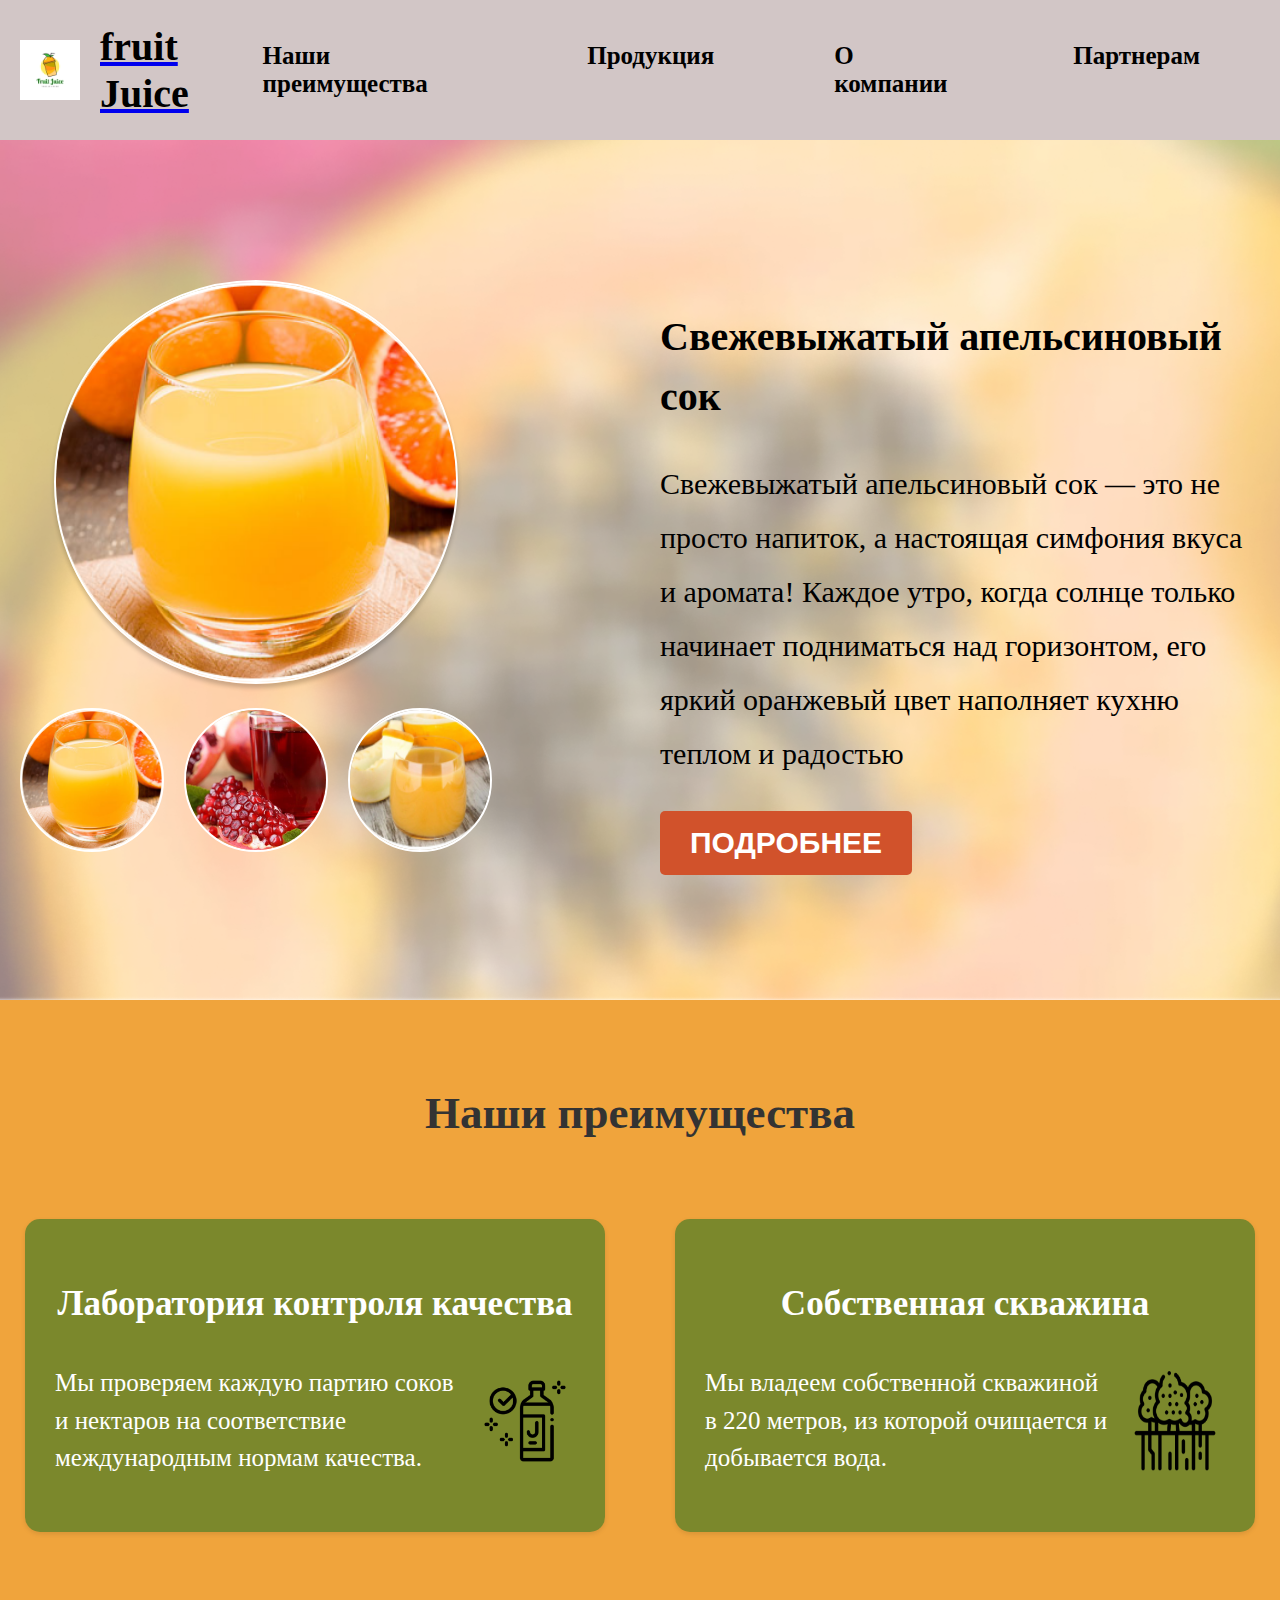
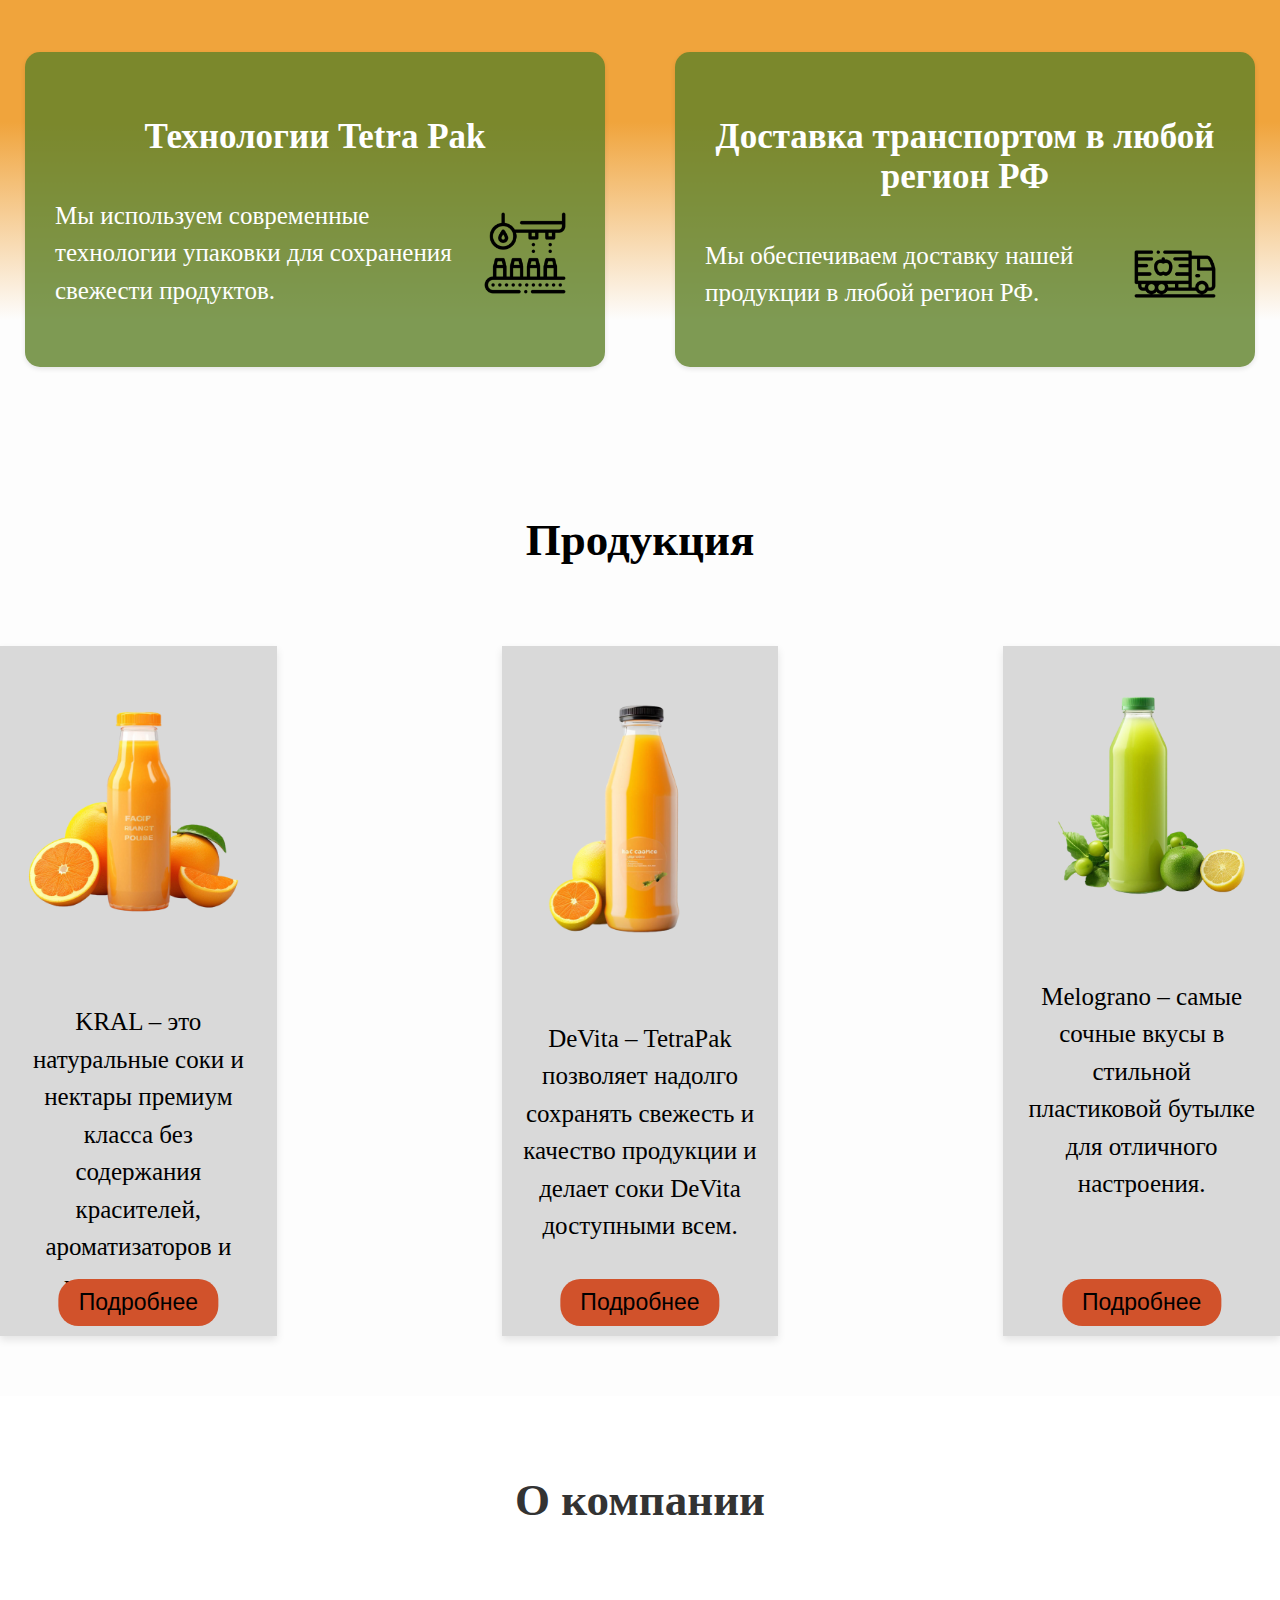
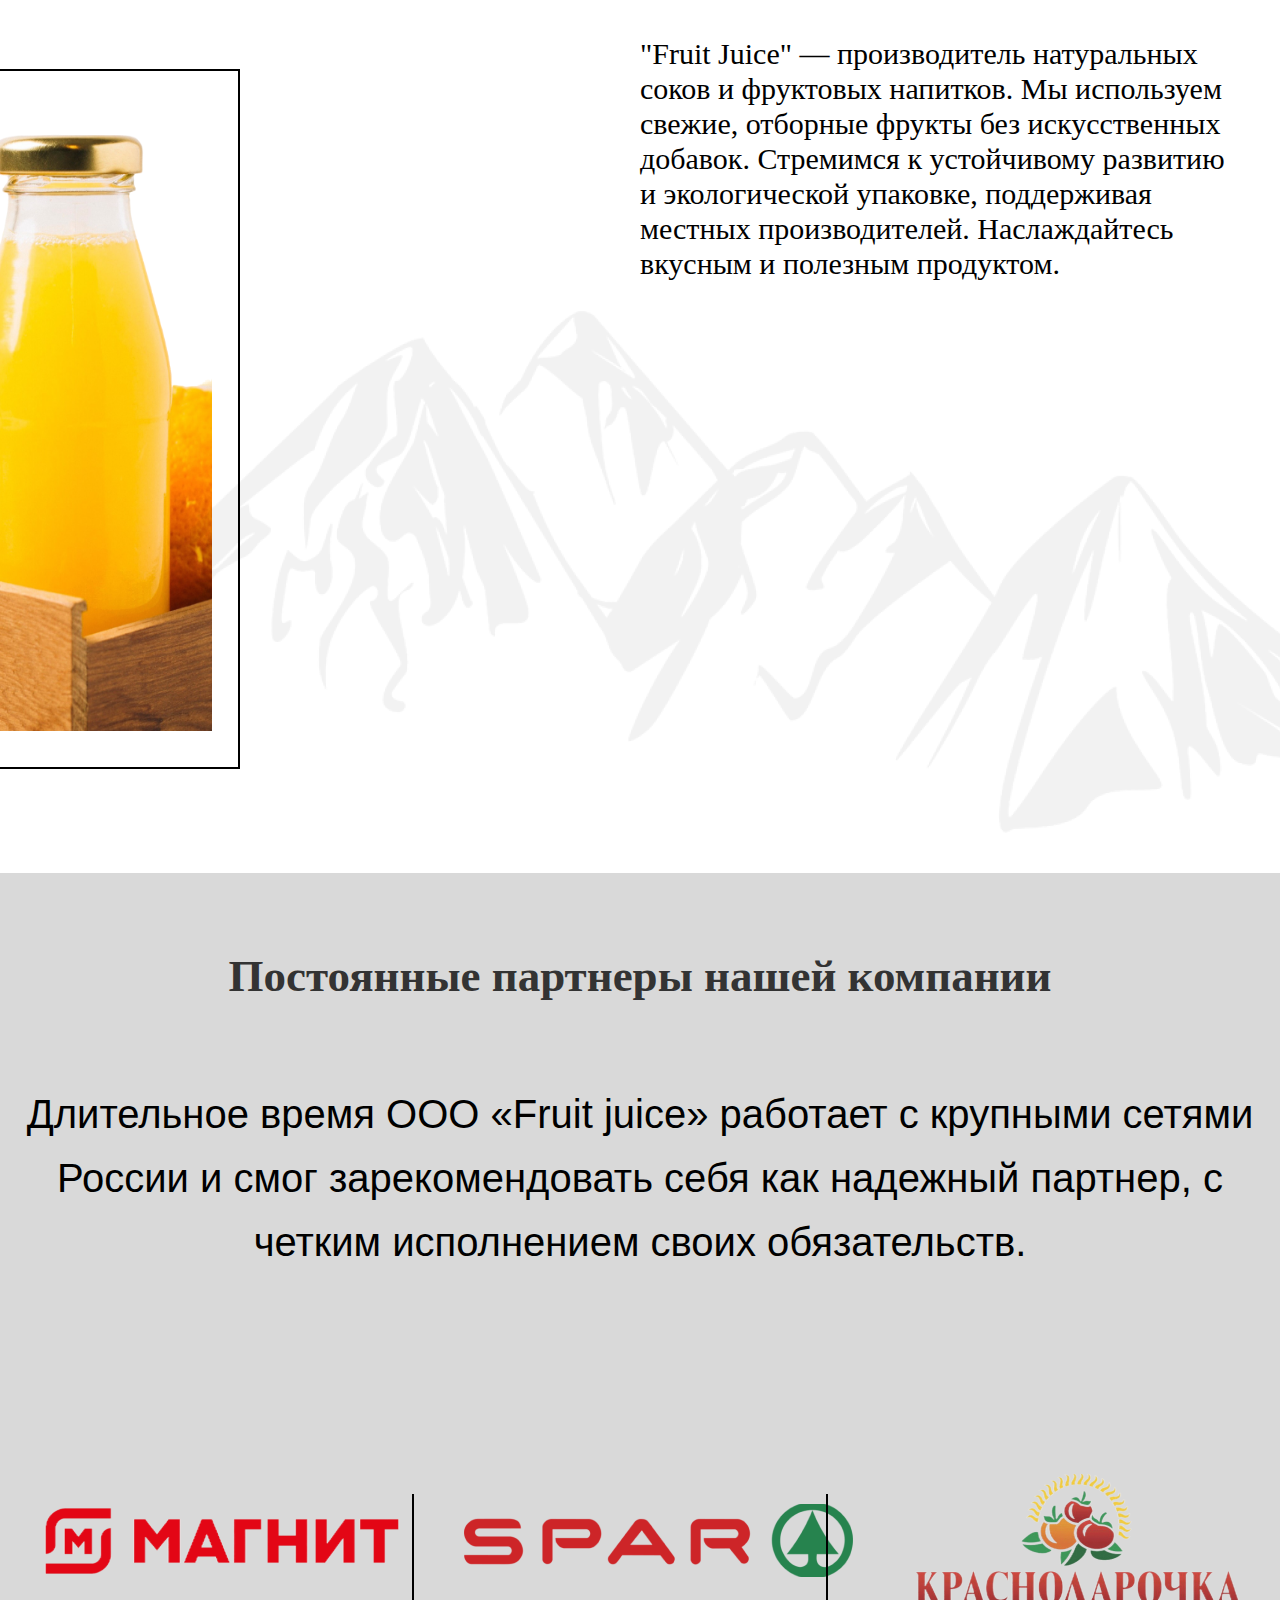
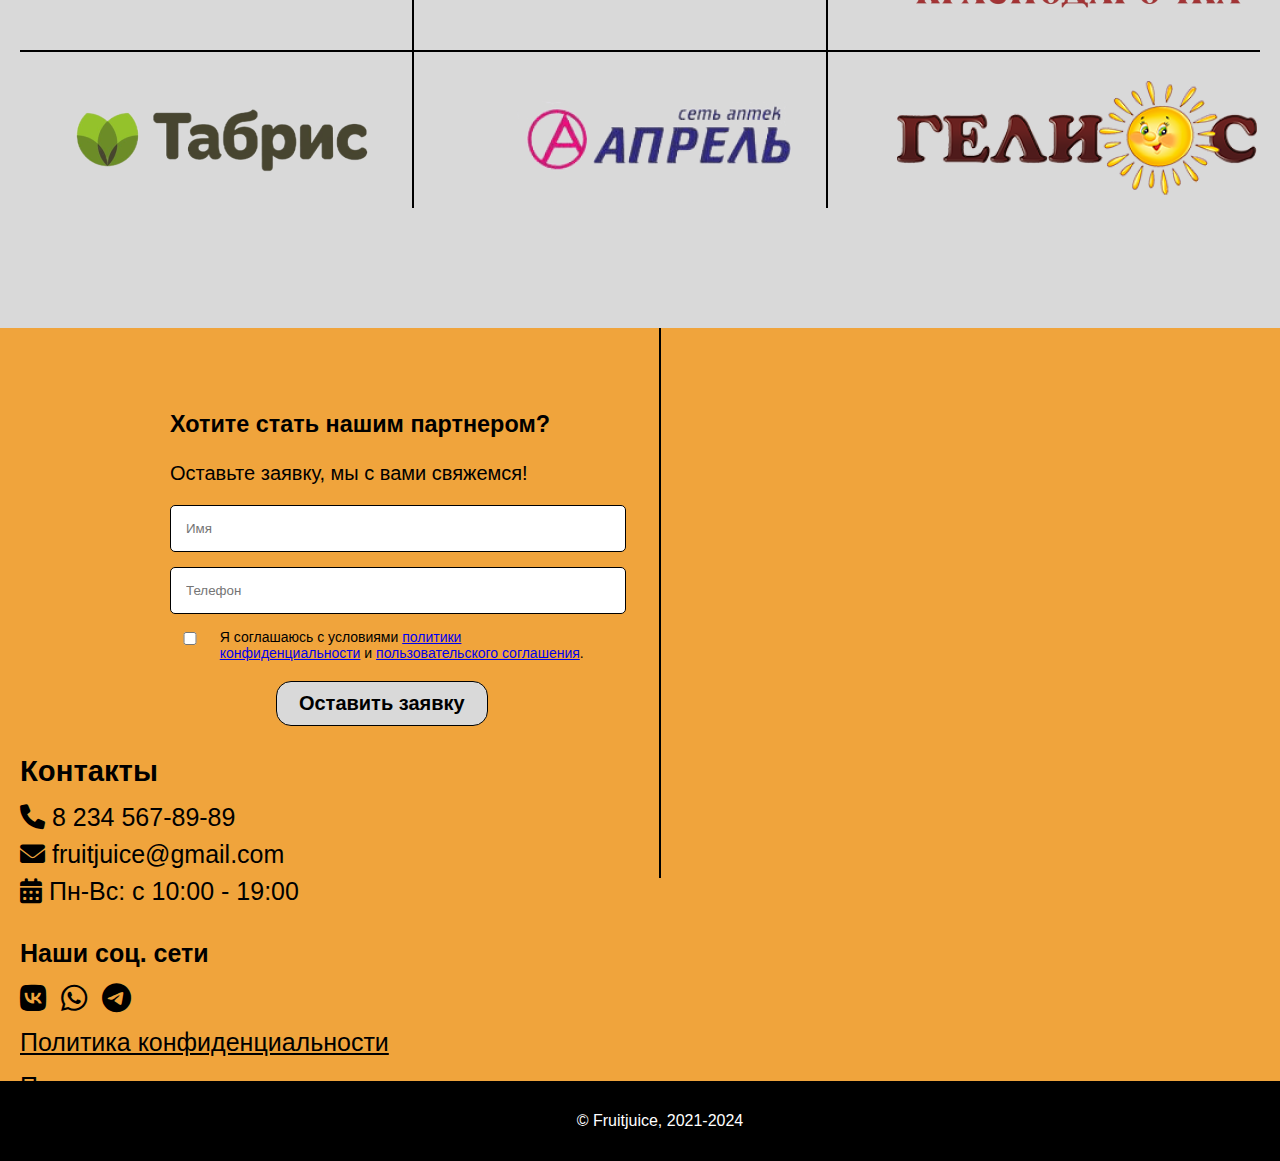
<file: index.html>
<!DOCTYPE html>
<html lang="en">
<head>
    <meta charset="UTF-8" />
    <meta name="viewport" content="width=device-width, initial-scale=1.0" />
    <title>Juice Fruit</title>
    <link rel="stylesheet" href="https://fonts.googleapis.com/css2?family=Inter:wght@500;700&display=swap"/>
    <link rel="stylesheet" href="https://cdnjs.cloudflare.com/ajax/libs/font-awesome/6.0.0-beta3/css/all.min.css">
    <link rel="stylesheet" href="styles.css" />
</head>
<body>
    <!-- Шапка -->
    <header class="header">
        <a href="index.html" class="logo">
            <img src="./assets/logo.jpg" alt="Fruit Juice Logo" />
            <span class="fruit-juice">fruit Juice</span>
        </a>
        <nav class="nav">
            <a href="./index.html">Наши преимущества</a>
            <a href="./catalog.html">Продукция</a>
            <a href="./AboutCompany.html">О компании</a>
            <a href="./partners.html">Партнерам</a>
        </nav>
    </header>

    <!-- Основной блок --> 
    <section class="hero-section">
        <div class="content">
            <!-- Блок изображений -->
            <div class="images">
                <div class="main-image-container">
                    <img src="./assets/slide1.png" alt="Апельсиновый сок" id="main-image" class="main-image" />
                </div>
                <div class="small-images">
                    <img src="./assets/slide1.png" alt="Апельсиновый сок" class="small-image" data-text="Свежевыжатый апельсиновый сок" />
                    <img src="./assets/slide2.jpeg" alt="Гранатовый сок" class="small-image" data-text="Насыщенный гранатовый сок" />
                    <img src="./assets/slide3.jpg" alt="Лимонный сок" class="small-image" data-text="Освежающий лимонный сок" />
                </div>
            </div>
    
            <!-- Текстовый блок -->
            <div class="text-content">
                <h1 class="orange-juice" id="juice-title">Свежевыжатый апельсиновый сок</h1>
                <p class="description" id="juice-description">
                    Свежевыжатый апельсиновый сок — это не просто напиток, а настоящая симфония вкуса и аромата! Каждое утро, когда солнце только начинает подниматься над горизонтом, его яркий оранжевый цвет наполняет кухню теплом и радостью
                </p>
                <button class="product-btn" onclick="window.location.href='catalog.html'">Подробнее</button>
            </div>
        </div>
    </section>
    
    <script>
        const mainImage = document.getElementById('main-image');
        const juiceTitle = document.getElementById('juice-title');
        const juiceDescription = document.getElementById('juice-description');
        const smallImages = document.querySelectorAll('.small-image');

        function changeImage() {
            const currentImage = event.target;
            mainImage.src = currentImage.src;
            juiceTitle.textContent = currentImage.getAttribute('data-text');
            juiceDescription.textContent = getDescriptionForImage(currentImage.src);
        }
    
        function getDescriptionForImage(imageSrc) {
            if (imageSrc.includes('slide2')) {
                return "Свежевыжатый гранатовый сок - это не просто напиток, а настоящая симфония вкуса и аромата! Каждое утро, когда солнце только начинает подниматься над горизонтом, его яркий красный цвет наполняет кухню теплом и радостью. Аромат граната, выжатого из сочных и сладких плодов, наполняет воздух и пробуждает аппетит.";
            } else if (imageSrc.includes('slide3')) {
                return "Свежевыжатый сок из дыни - это не просто напиток, а настоящая симфония вкуса и аромата! Каждое утро, когда солнце только начинает подниматься над горизонтом, его прозрачный цвет наполняет кухню свежестью и радостью. Аромат дыни, выжатой из сочных и сладких плодов, наполняет воздух и пробуждает аппетит.";
            } else {
                return "Свежевыжатый апельсиновый сок — это не просто напиток, а настоящая симфония вкуса и аромата! Каждое утро, когда солнце только начинает подниматься над горизонтом, его яркий оранжевый цвет наполняет кухню теплом и радостью";
            }
        }
    
        smallImages.forEach(image => {
            image.addEventListener('click', changeImage);
        });
    </script>

        <!-- Секция с преимуществами -->
        <section class="benefits" id="benefits">
            <h2>Наши преимущества</h2>
            <div class="benefits-list">
                <div class="benefit-item">
                    <h3>Лаборатория контроля качества</h3>
                    <div class="benefit-content">
                        <p>Мы проверяем каждую партию соков и нектаров на соответствие международным нормам качества.</p>
                        <img src="./assets/benefits-icon-1.png" alt="Лаборатория контроля качества">
                    </div>
                </div>
                <div class="benefit-item reverse">
                    <h3>Собственная скважина</h3>
                    <div class="benefit-content">
                        <img src="./assets/benefits-icon-2.png" alt="Собственная скважина">
                        <p>Мы владеем собственной скважиной в 220 метров, из которой очищается и добывается вода.</p>
                    </div>
                </div>
                <div class="benefit-item">
                    <h3>Технологии Tetra Pak</h3>
                    <div class="benefit-content">
                        <p>Мы используем современные технологии упаковки для сохранения свежести продуктов.</p>
                        <img src="./assets/benefits-icon-3.png" alt="Технологии Tetra Pak">
                    </div>
                </div>
                <div class="benefit-item reverse">
                    <h3>Доставка транспортом в любой регион РФ</h3>
                    <div class="benefit-content">
                        <img src="./assets/benefits-icon-4.png" alt="Доставка">
                        <p>Мы обеспечиваем доставку нашей продукции в любой регион РФ.</p>
                    </div>
                </div>
            </div>
        </section>

        <section class="products">
            <h2>Продукция</h2>
            <div class="product-cards">
                <div class="product-card">
                    <img src="./assets/juice-1.png" alt="KRAL сок">
                    <p>KRAL – это натуральные соки и нектары премиум класса без содержания красителей, ароматизаторов и консервантов.</p>
                    <button onclick="window.location.href='catalog.html'">Подробнее</button>
                </div>
                <div class="product-card">
                    <img src="./assets/juice-2.png" alt="DeVita сок">
                    <p>DeVita – TetraPak позволяет надолго сохранять свежесть и качество продукции и делает соки DeVita доступными всем.</p>
                    <button onclick="window.location.href='catalog.html'">Подробнее</button>
                </div>
                <div class="product-card">
                    <img src="./assets/juice-3.png" alt="Melograno сок">
                    <p>Melograno – самые сочные вкусы в стильной пластиковой бутылке для отличного настроения.</p>
                    <button onclick="window.location.href='catalog.html'">Подробнее</button>
                </div>
            </div>
        </section>

        <section class="about-company">
            <h2>О компании</h2>
            <div class="about-company-content">
              <div class="about-company-image">
                <img src="./assets/juice_company_image.png" alt="Сок">
              </div>
              <div class="about-company-text">
                <p>"Fruit Juice" — производитель натуральных соков и фруктовых напитков. Мы используем свежие, отборные фрукты без искусственных добавок. Стремимся к устойчивому развитию и экологической упаковке, поддерживая местных производителей. Наслаждайтесь вкусным и полезным продуктом.</p>
                <div class="mountain-image">
                  <img src="./assets/mountains_image.png" alt="Горы">
                </div>
              </div>
            </div>
        </section>

        <section class="partners">
            <h2>Постоянные партнеры нашей компании</h2>
            <p>Длительное время ООО «Fruit juice» работает с крупными сетями России и смог зарекомендовать себя как надежный партнер, с четким исполнением своих обязательств.</p>
            <div class="partners-grid">
              <!-- Вертикальные линии -->
              <div class="vertical-line left"></div>
              <div class="vertical-line right"></div>
              <!-- Логотипы -->
              <img src="./assets/magnit.png" alt="Магнит">
              <img src="./assets/spar.png" alt="Spar">
              <img src="./assets/krasnodarochka.png" alt="Краснодарочка">
              <img src="./assets/tabris.png" alt="Табрис">
              <img src="./assets/aprel.png" alt="Апрель">
              <img src="./assets/gelios.png" alt="Гелиос">
            </div>
          </section>
    </main>
    <footer class="footer">
        <div class="footer-container">
            <!-- Левая часть футера (форма заявки) -->
            <div class="footer-form">
                <h3>Хотите стать нашим партнером?</h3>
                <p>Оставьте заявку, мы с вами свяжемся!</p>
                <form action="#">
                    <input type="text" placeholder="Имя" required />
                    <input type="tel" placeholder="Телефон" required />
                    <div class="checkbox-container">
                        <input type="checkbox" id="agreement" />
                        <label for="agreement">
                            Я соглашаюсь с условиями
                            <a href="#">политики конфиденциальности</a> и
                            <a href="#">пользовательского соглашения</a>.
                        </label>
                    </div>
                    <button type="submit">Оставить заявку</button>
                </form>
            </div>
    
            <!-- Вертикальная линия -->
            <div class="vertical-line"></div>
    
            <!-- Правая часть футера (контакты) -->
            <div class="footer-info">
                <h3>Контакты</h3>
                <p><i class="fa-solid fa-phone"></i> 8 234 567-89-89</p>
                <p><i class="fa-solid fa-envelope"></i> fruitjuice@gmail.com</p>
                <p><i class="fa-solid fa-calendar-days"></i> Пн-Вс: с 10:00 - 19:00</p>
                <h4>Наши соц. сети</h4>
                <div class="social-icons">
                    <i class="fa-brands fa-vk"></i>
                    <i class="fa-brands fa-whatsapp"></i>
                    <i class="fa-brands fa-telegram"></i>
                </div>
                <div class="footer-links">
                    <a href="#">Политика конфиденциальности</a>
                    <a href="#">Пользовательское соглашение</a>
                </div>
            </div>
        </div>
        <div class="footer-bottom">
            <p>&copy; Fruitjuice, 2021-2024</p>
        </div>
    </footer>
</body>
</html>
</file>
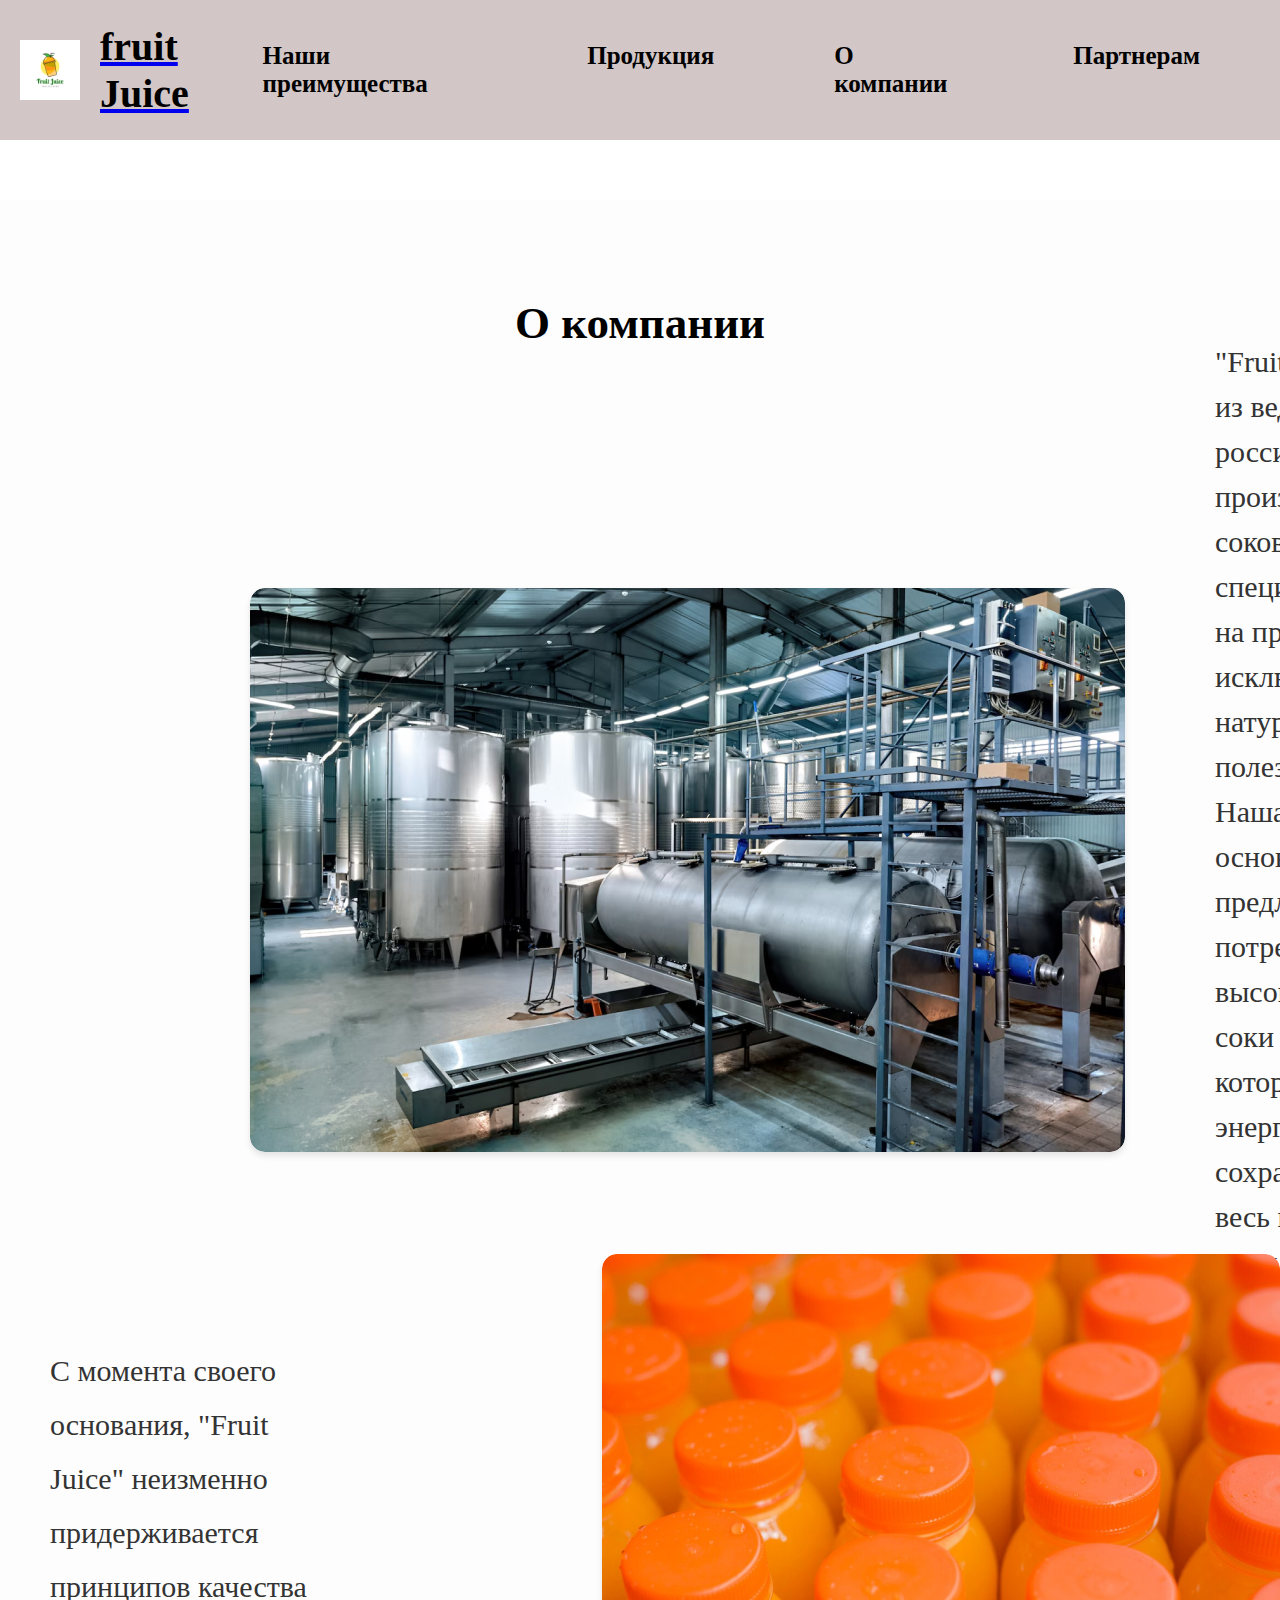
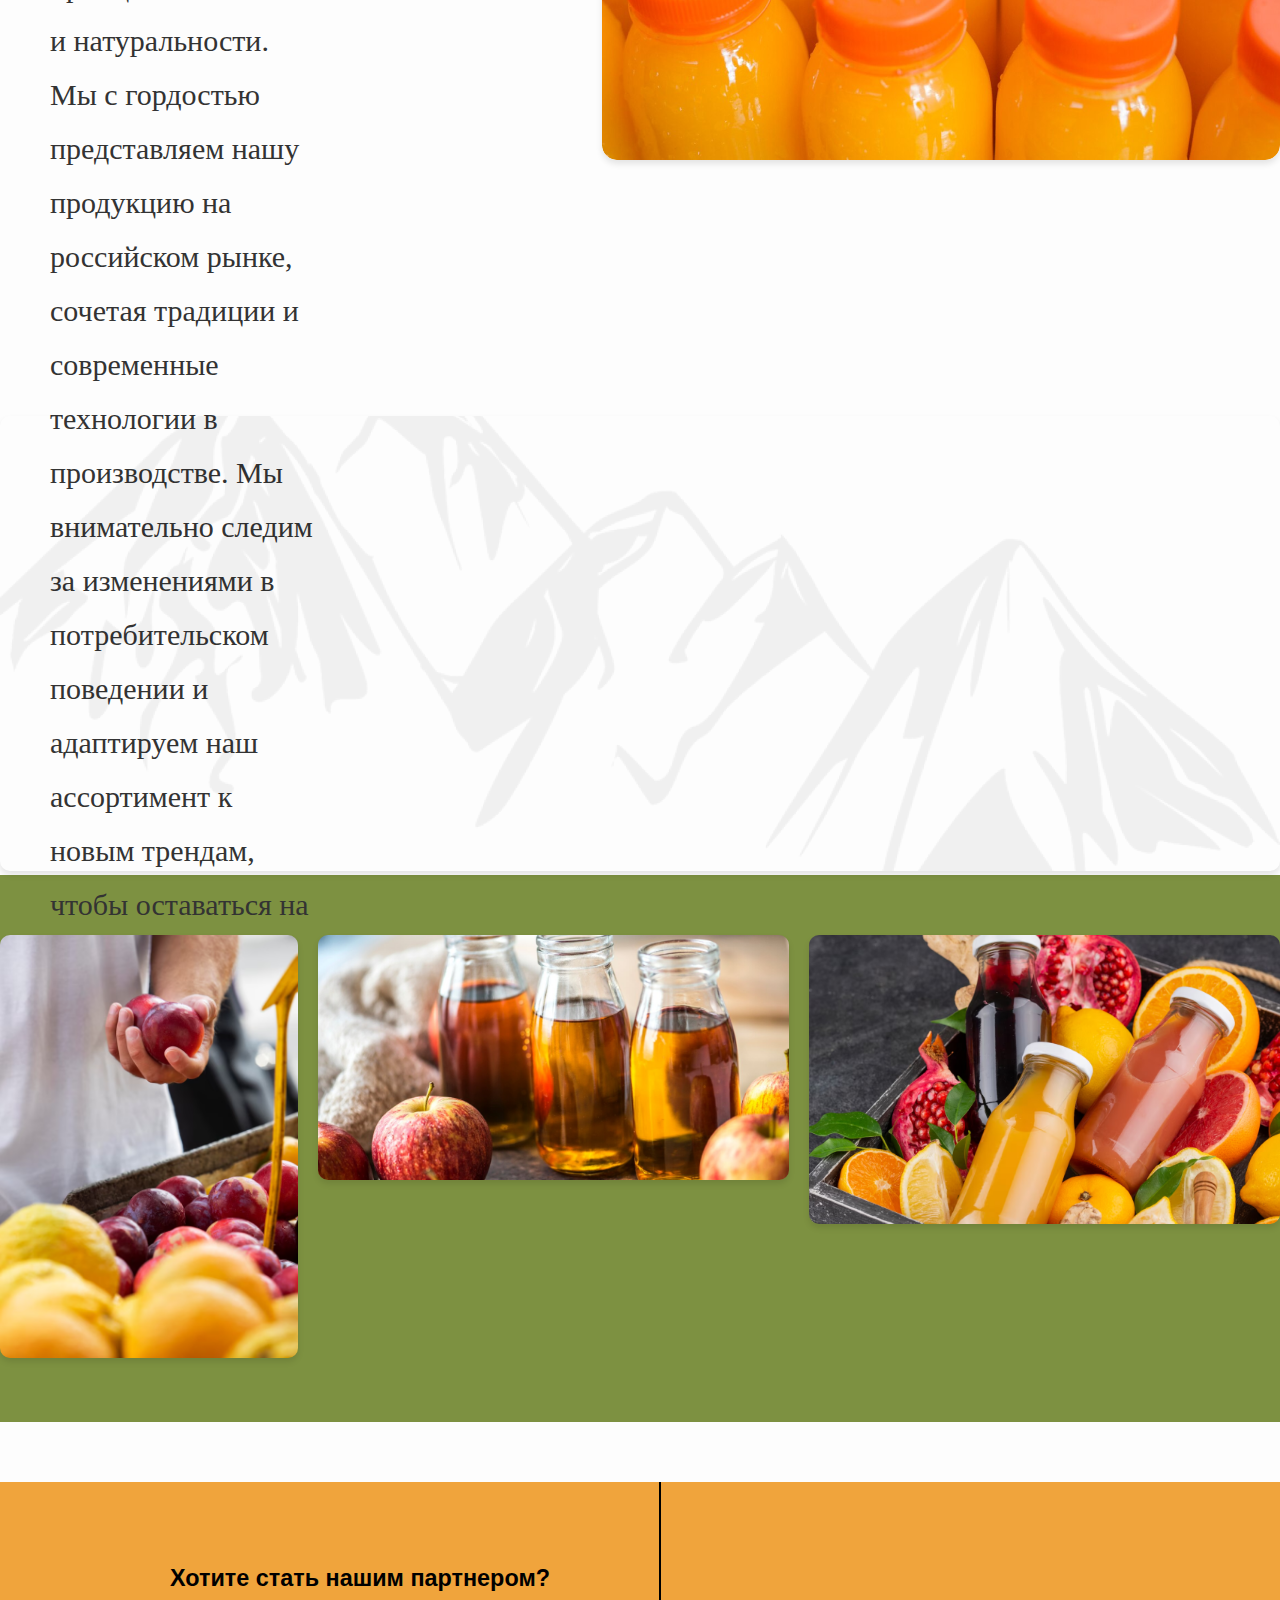
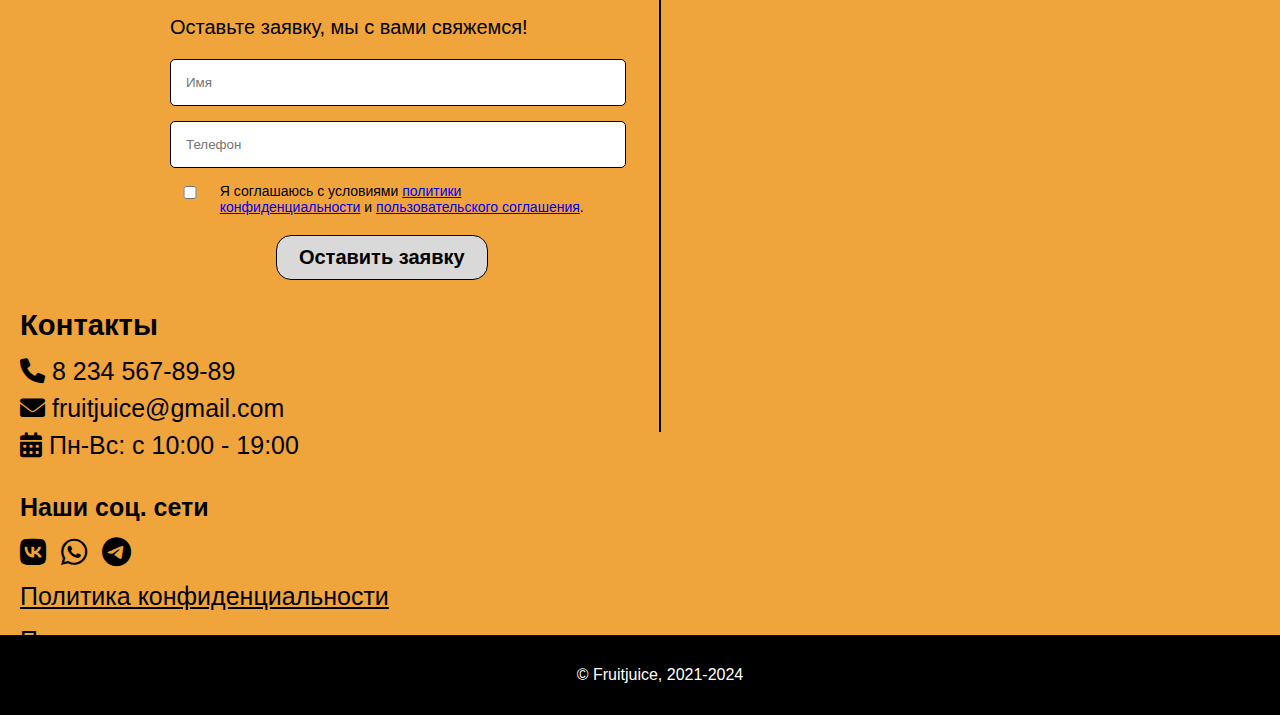
<file: AboutCompany.html>
<!DOCTYPE html>
<html lang="en">
<head>
    <meta charset="UTF-8" />
    <meta name="viewport" content="width=device-width, initial-scale=1.0" />
    <title>Juice Fruit</title>
    <link rel="stylesheet" href="https://fonts.googleapis.com/css2?family=Inter:wght@500;700&display=swap"/>
    <link rel="stylesheet" href="https://cdnjs.cloudflare.com/ajax/libs/font-awesome/6.0.0-beta3/css/all.min.css">
    <link rel="stylesheet" href="AboutCompany.css" />
</head>
<body>
    <!-- Шапка -->
    <header class="header">
        <a href="index.html" class="logo">
            <img src="./assets/logo.jpg" alt="Fruit Juice Logo" />
            <span class="fruit-juice">fruit Juice</span>
        </a>
        <nav class="nav">
            <a href="./index.html">Наши преимущества</a>
            <a href="./catalog.html">Продукция</a>
            <a href="./AboutCompany.html">О компании</a>
            <a href="./partners.html">Партнерам</a>
        </nav>
    </header>
    <main>
        <section class="about-company">
            <div class="container">
                <h2>О компании</h2>
                <div class="about-top">
                    <div class="about-image">
                        <img src="./assets/factory.png" alt="Фабрика">
                    </div>
                    <div class="about-text">
                        <p>"Fruit Juice" — один из ведущих российских производителей соковой продукции, специализирующийся на производстве исключительно натуральных и полезных напитков. Наша компания была основана с целью предложить потребителям высококачественные соки и нектары, которые дарят заряд энергии и бодрости, сохраняя при этом весь витаминный комплекс.</p>
                    </div>
                </div>
                <div class="about-middle">
                    <div class="about-text">
                        <p>С момента своего основания, "Fruit Juice" неизменно придерживается принципов качества и натуральности. Мы с гордостью представляем нашу продукцию на российском рынке, сочетая традиции и современные технологии в производстве. Мы внимательно следим за изменениями в потребительском поведении и адаптируем наш ассортимент к новым трендам, чтобы оставаться на гребне волны.</p>
                        <!-- <p>В последние годы наша компания значительно расширила продуктовый портфель, внедряя новые рецептуры и разработанные технологии. Мы активно работаем над созданием уникальных и вкусных сочетаний, которые радуют наших потребителей.</p> -->
                    </div>
                    <div class="about-image">
                        <img src="./assets/orangejuice.png" alt="Апельсиновый сок">
                    </div>
                </div>
                
                <div class="mountain-image">
                    <img src="./assets/mountains_about.png" alt="Горы">
                </div>
                <div class="about-bottom">
                    <div class="about-gallery">
                        <div class="gallery-item">
                            <img src="./assets/apples.png" alt="Яблоки">
                        </div>
                        <div class="gallery-item">
                            <img src="./assets/bottles.png" alt="Бутылки сока">
                        </div>
                        <div class="gallery-item">
                            <img src="./assets/fruit-juice.png" alt="Соки и фрукты">
                        </div>
                    </div>
                </div>
            </div>
        </section>
    </main>
    <footer class="footer">
        <div class="footer-container">
            <!-- Левая часть футера (форма заявки) -->
            <div class="footer-form">
                <h3>Хотите стать нашим партнером?</h3>
                <p>Оставьте заявку, мы с вами свяжемся!</p>
                <form action="#">
                    <input type="text" placeholder="Имя" required />
                    <input type="tel" placeholder="Телефон" required />
                    <div class="checkbox-container">
                        <input type="checkbox" id="agreement" />
                        <label for="agreement">
                            Я соглашаюсь с условиями
                            <a href="#">политики конфиденциальности</a> и
                            <a href="#">пользовательского соглашения</a>.
                        </label>
                    </div>
                    <button type="submit">Оставить заявку</button>
                </form>
            </div>
    
            <!-- Вертикальная линия -->
            <div class="vertical-line"></div>
    
            <!-- Правая часть футера (контакты) -->
            <div class="footer-info">
                <h3>Контакты</h3>
                <p><i class="fa-solid fa-phone"></i> 8 234 567-89-89</p>
                <p><i class="fa-solid fa-envelope"></i> fruitjuice@gmail.com</p>
                <p><i class="fa-solid fa-calendar-days"></i> Пн-Вс: с 10:00 - 19:00</p>
                <h4>Наши соц. сети</h4>
                <div class="social-icons">
                    <i class="fa-brands fa-vk"></i>
                    <i class="fa-brands fa-whatsapp"></i>
                    <i class="fa-brands fa-telegram"></i>
                </div>
                <div class="footer-links">
                    <a href="#">Политика конфиденциальности</a>
                    <a href="#">Пользовательское соглашение</a>
                </div>
            </div>
        </div>
        <div class="footer-bottom">
            <p>&copy; Fruitjuice, 2021-2024</p>
        </div>
    </footer>
</body>
</html>
</file>
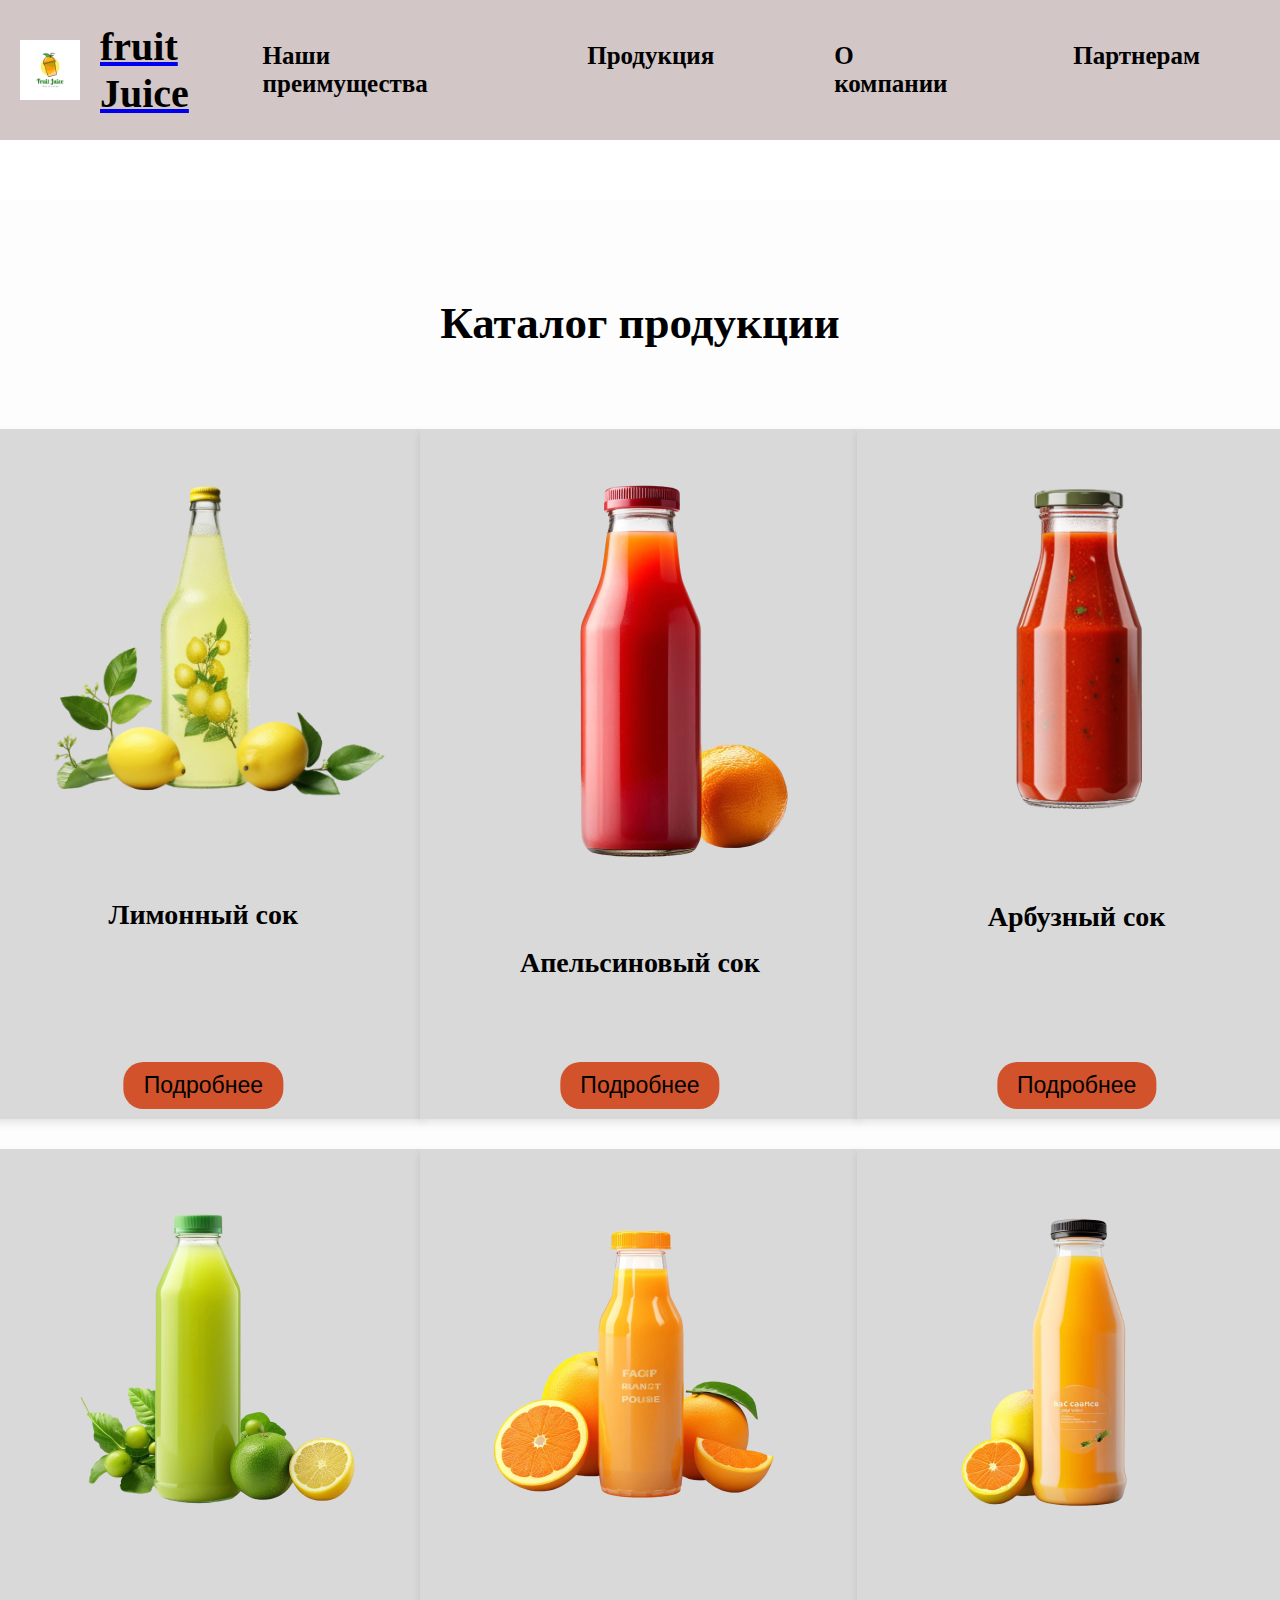
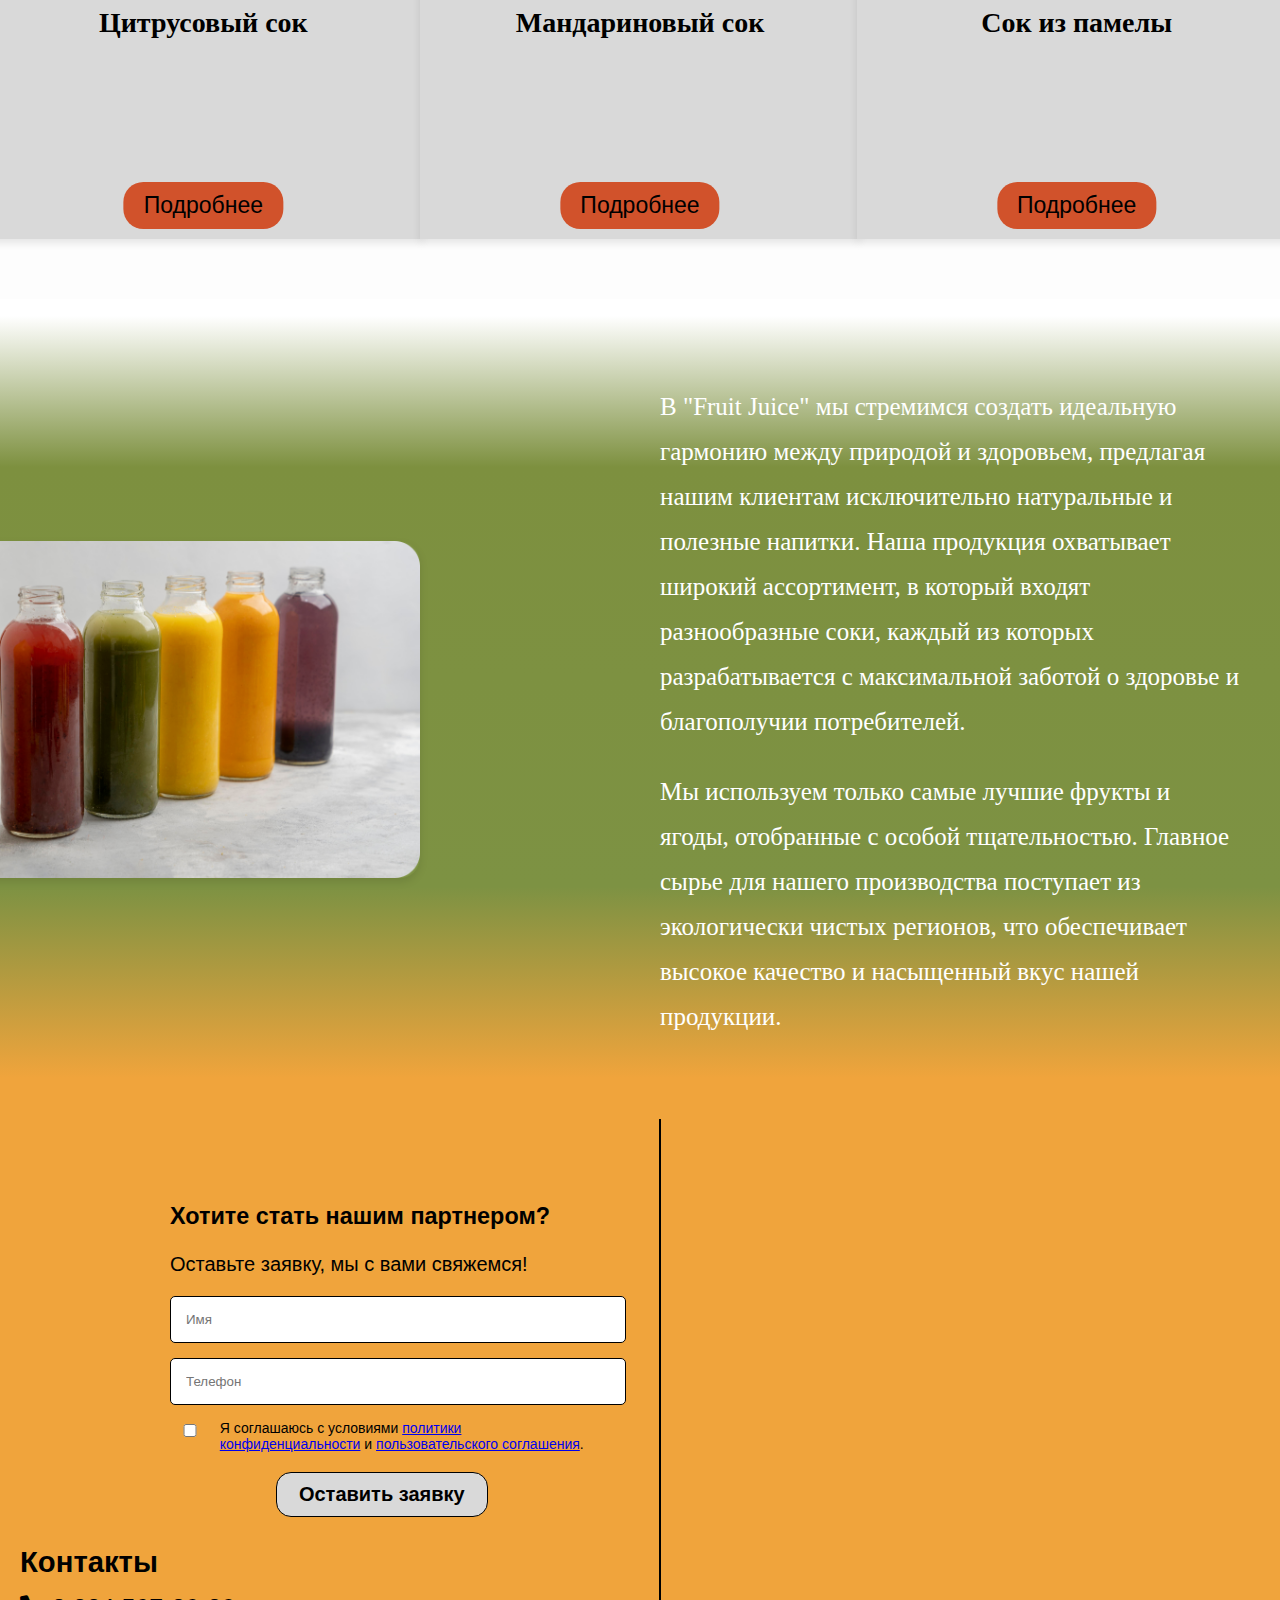
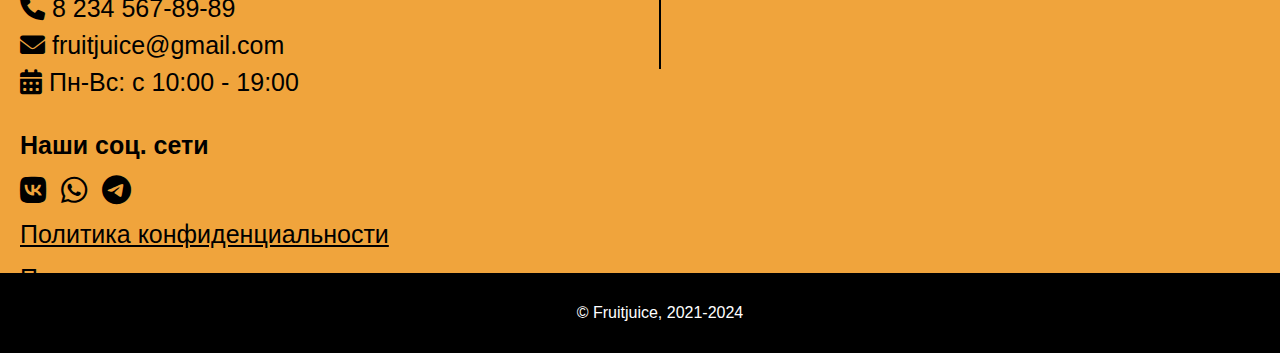
<file: catalog.html>
<!DOCTYPE html>
<html lang="en">
<head>
    <meta charset="UTF-8">
    <meta name="viewport" content="width=device-width, initial-scale=1.0">
    <title>Catalog</title>
    <link rel="stylesheet" href="https://fonts.googleapis.com/css2?family=Inter:wght@500;700&display=swap"/>
    <link rel="stylesheet" href="https://cdnjs.cloudflare.com/ajax/libs/font-awesome/6.0.0-beta3/css/all.min.css">
    <link rel="stylesheet" href="catalog.css" />
</head>
<body>
    <header class="header">
        <a href="index.html" class="logo">
            <img src="./assets/logo.jpg" alt="Fruit Juice Logo" />
            <span class="fruit-juice">fruit Juice</span>
        </a>
        <nav class="nav">
            <a href="./index.html">Наши преимущества</a>
            <a href="./catalog.html">Продукция</a>
            <a href="./AboutCompany.html">О компании</a>
            <a href="./partners.html">Партнерам</a>
        </nav>
    </header>
    <main>
        <section class="catalog">
            <h2>Каталог продукции</h2>
            <div class="product-cards">
                <div class="product-card">
                    <img src="./assets/juice-4.png" alt="KRAL сок">
                    <h3>Лимонный сок</h3>
                    <button onclick="window.location.href='product.html'">Подробнее</button>
                </div>
                <div class="product-card">
                    <img src="./assets/juice-5.png" alt="DeVita сок">
                    <h3>Апельсиновый сок</h3>
                    <button onclick="window.location.href='product.html'">Подробнее</button>
                </div>
                <div class="product-card">
                    <img src="./assets/juice-6.png" alt="Melograno сок">
                    <h3>Арбузный сок</h3>
                    <button onclick="window.location.href='product.html'">Подробнее</button>
                </div>
                <div class="product-card">
                    <img src="./assets/juice-3.png" alt="Melograno сок">
                    <h3>Цитрусовый сок</h3>
                    <button onclick="window.location.href='product.html'">Подробнее</button>
                </div>
                <div class="product-card">
                    <img src="./assets/juice-1.png" alt="Melograno сок">
                    <h3>Мандариновый сок</h3>
                    <button onclick="window.location.href='product.html'">Подробнее</button>
                </div>
                <div class="product-card">
                    <img src="./assets/juice-2.png" alt="Melograno сок">
                    <h3>Сок из памелы</h3>
                    <button onclick="window.location.href='product.html'">Подробнее</button>
                </div>
            </div>
        </section>
        <section class="about">
            <div class="about-content">
                <div class="about-image">
                    <img src="./assets/healthy-juice-bottles-assortment 1.png" alt="Бутылки с соками">
                </div>
                <div class="about-text">
                    
                    <p>
                        В "Fruit Juice" мы стремимся создать идеальную гармонию между природой и здоровьем, 
                        предлагая нашим клиентам исключительно натуральные и полезные напитки. Наша продукция 
                        охватывает широкий ассортимент, в который входят разнообразные соки, каждый из которых 
                        разрабатывается с максимальной заботой о здоровье и благополучии потребителей.
                    </p>
                    <p>
                        Мы используем только самые лучшие фрукты и ягоды, отобранные с особой тщательностью. 
                        Главное сырье для нашего производства поступает из экологически чистых регионов, что 
                        обеспечивает высокое качество и насыщенный вкус нашей продукции.
                    </p>
                </div>
            </div>
        </section>
    </main>
    <footer class="footer">
        <div class="footer-container">
            <!-- Левая часть футера (форма заявки) -->
            <div class="footer-form">
                <h3>Хотите стать нашим партнером?</h3>
                <p>Оставьте заявку, мы с вами свяжемся!</p>
                <form action="#">
                    <input type="text" placeholder="Имя" required />
                    <input type="tel" placeholder="Телефон" required />
                    <div class="checkbox-container">
                        <input type="checkbox" id="agreement" />
                        <label for="agreement">
                            Я соглашаюсь с условиями
                            <a href="#">политики конфиденциальности</a> и
                            <a href="#">пользовательского соглашения</a>.
                        </label>
                    </div>
                    <button type="submit">Оставить заявку</button>
                </form>
            </div>
    
            <!-- Вертикальная линия -->
            <div class="vertical-line"></div>
    
            <!-- Правая часть футера (контакты) -->
            <div class="footer-info">
                <h3>Контакты</h3>
                <p><i class="fa-solid fa-phone"></i> 8 234 567-89-89</p>
                <p><i class="fa-solid fa-envelope"></i> fruitjuice@gmail.com</p>
                <p><i class="fa-solid fa-calendar-days"></i> Пн-Вс: с 10:00 - 19:00</p>
                <h4>Наши соц. сети</h4>
                <div class="social-icons">
                    <i class="fa-brands fa-vk"></i>
                    <i class="fa-brands fa-whatsapp"></i>
                    <i class="fa-brands fa-telegram"></i>
                </div>
                <div class="footer-links">
                    <a href="#">Политика конфиденциальности</a>
                    <a href="#">Пользовательское соглашение</a>
                </div>
            </div>
        </div>
        <div class="footer-bottom">
            <p>&copy; Fruitjuice, 2021-2024</p>
        </div>
    </footer>
</body>
</html>
</file>
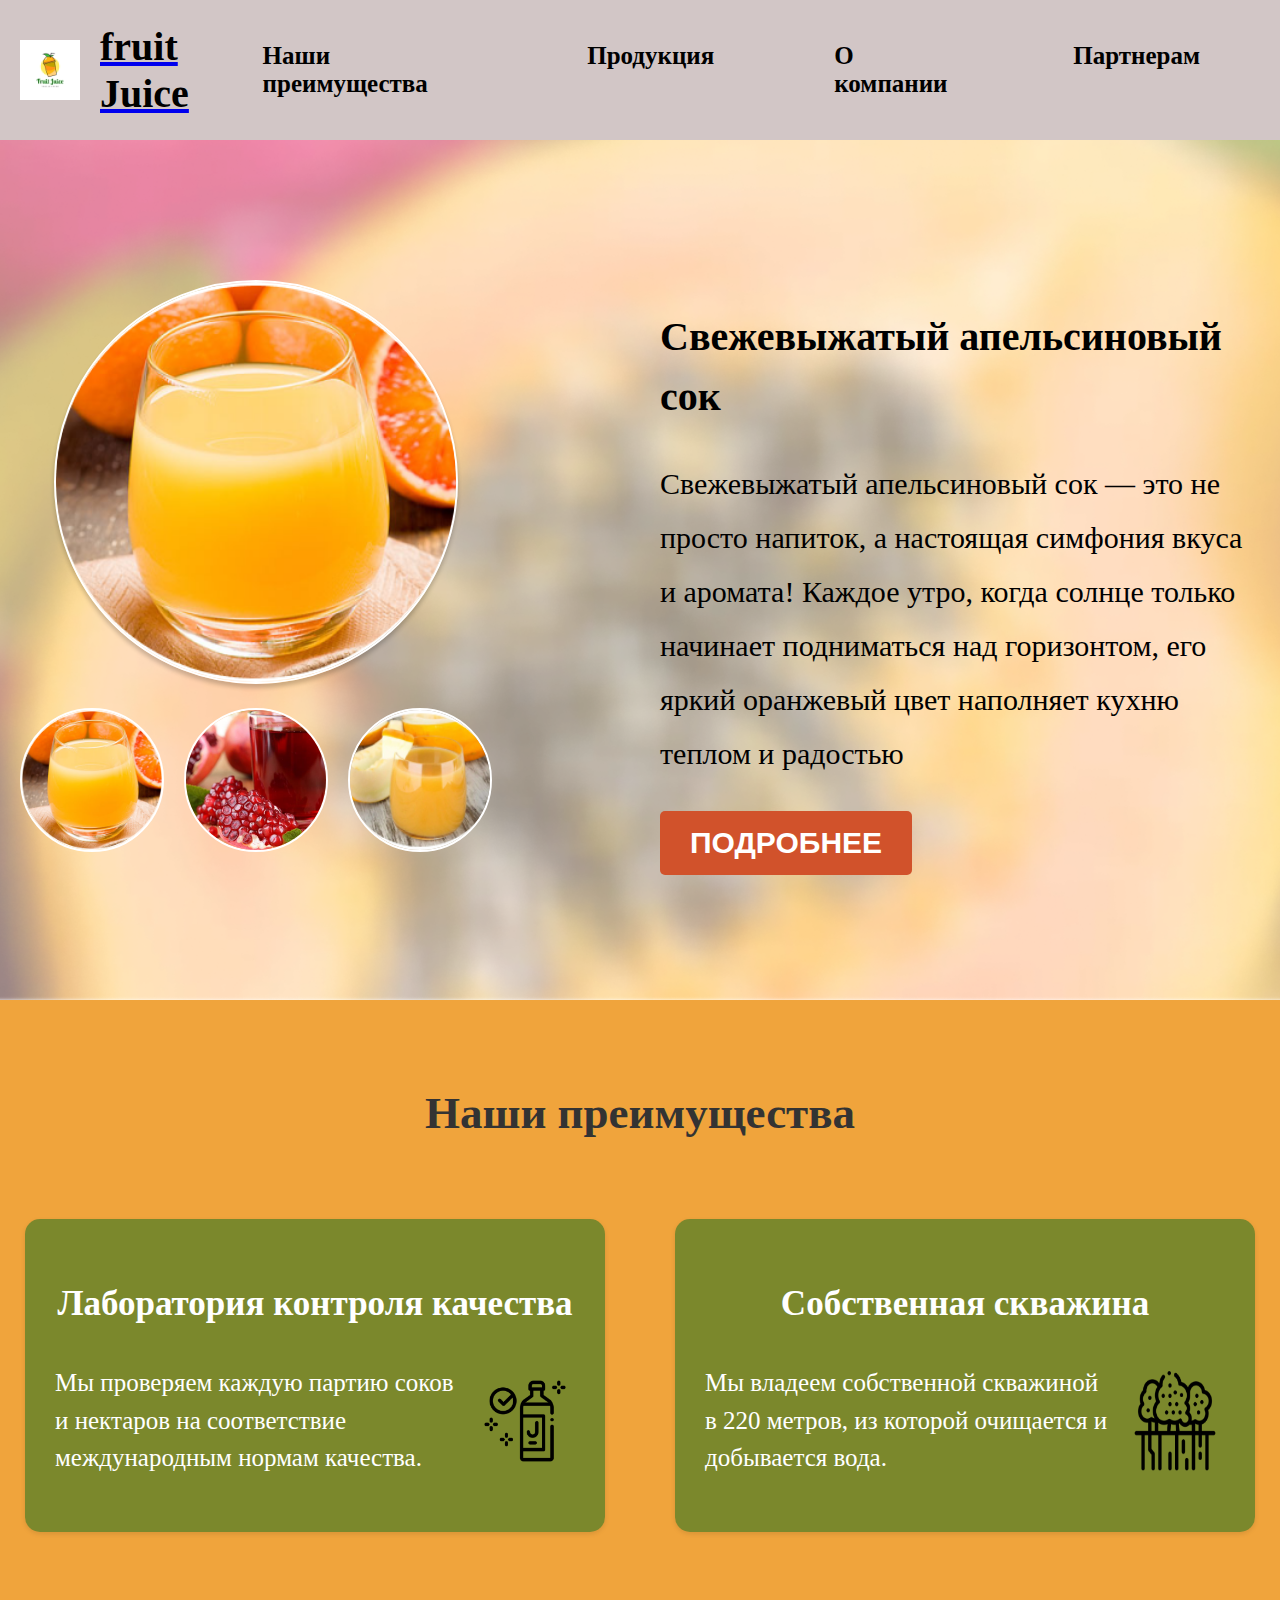
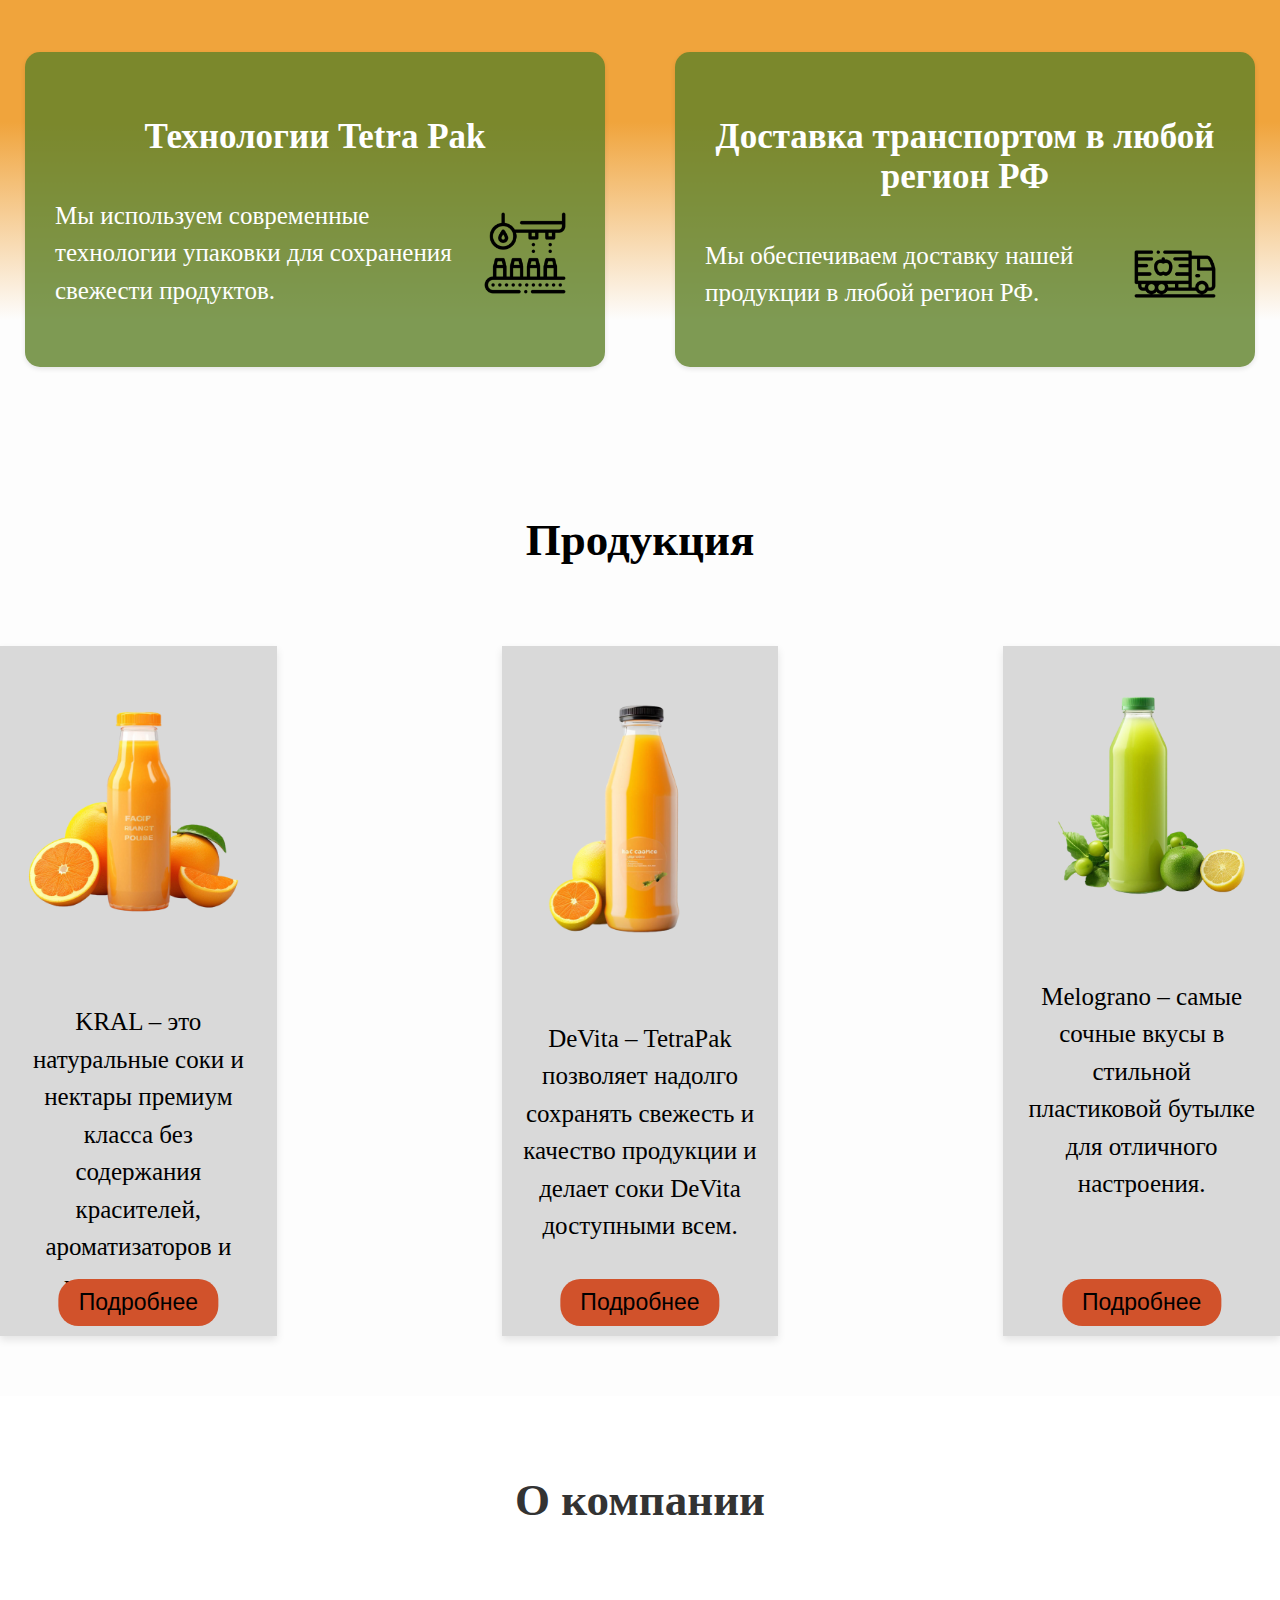
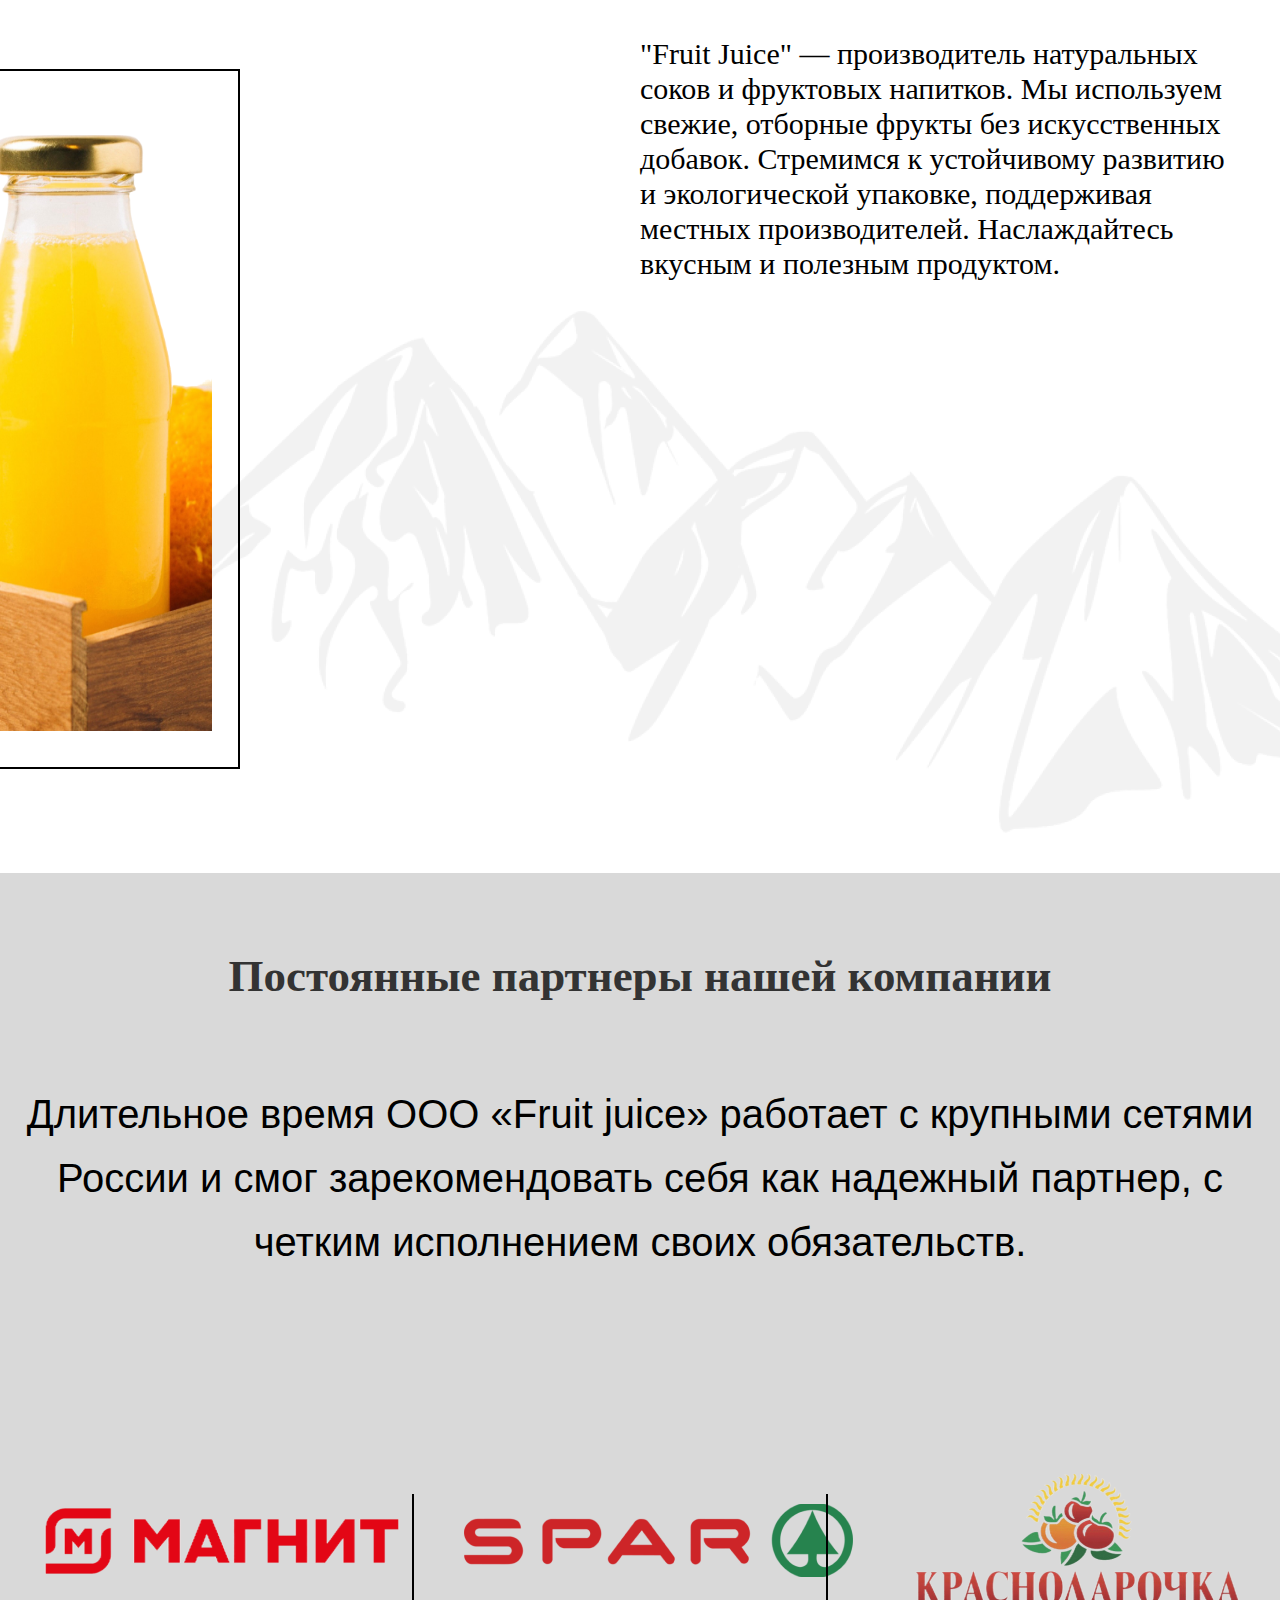
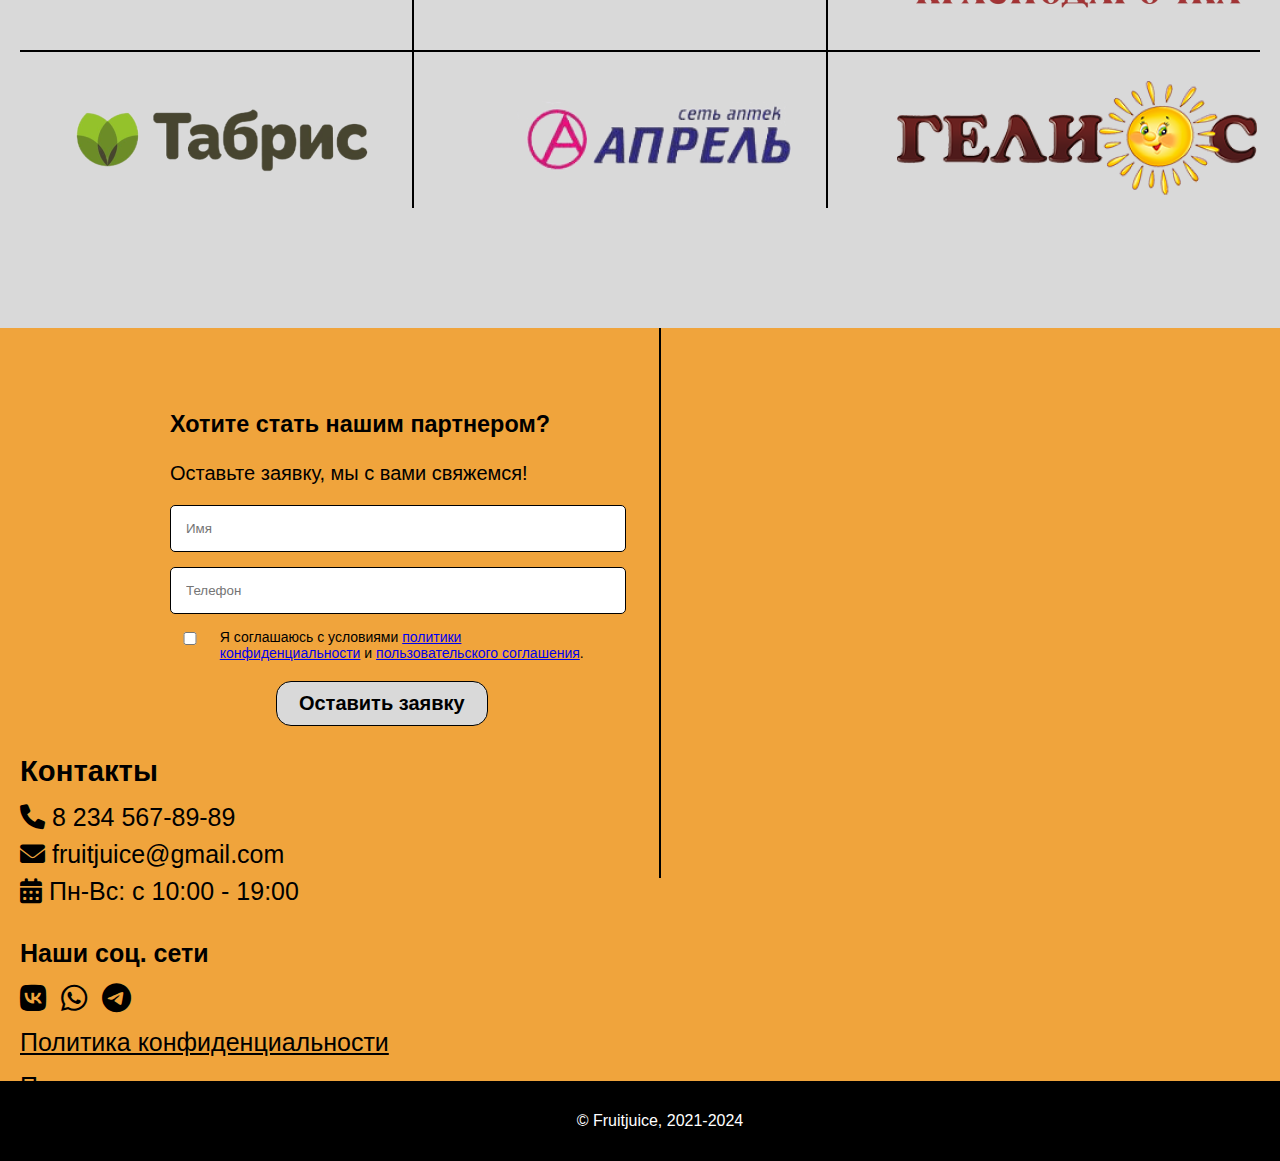
<file: main.html>
<!DOCTYPE html>
<html lang="en">
<head>
    <meta charset="UTF-8" />
    <meta name="viewport" content="width=device-width, initial-scale=1.0" />
    <title>Juice Fruit</title>
    <link rel="stylesheet" href="https://fonts.googleapis.com/css2?family=Inter:wght@500;700&display=swap"/>
    <link rel="stylesheet" href="https://cdnjs.cloudflare.com/ajax/libs/font-awesome/6.0.0-beta3/css/all.min.css">
    <link rel="stylesheet" href="styles.css" />
</head>
<body>
    <!-- Шапка -->
    <header class="header">
        <a href="main.html" class="logo">
            <img src="./assets/logo.jpg" alt="Fruit Juice Logo" />
            <span class="fruit-juice">fruit Juice</span>
        </a>
        <nav class="nav">
            <a href="./main.html">Наши преимущества</a>
            <a href="./catalog.html">Продукция</a>
            <a href="./AboutCompany.html">О компании</a>
            <a href="./partners.html">Партнерам</a>
        </nav>
    </header>

    <!-- Основной блок --> 
    <section class="hero-section">
        <div class="content">
            <!-- Блок изображений -->
            <div class="images">
                <div class="main-image-container">
                    <img src="./assets/slide1.png" alt="Апельсиновый сок" id="main-image" class="main-image" />
                </div>
                <div class="small-images">
                    <img src="./assets/slide1.png" alt="Апельсиновый сок" class="small-image" data-text="Свежевыжатый апельсиновый сок" />
                    <img src="./assets/slide2.jpeg" alt="Гранатовый сок" class="small-image" data-text="Насыщенный гранатовый сок" />
                    <img src="./assets/slide3.jpg" alt="Лимонный сок" class="small-image" data-text="Освежающий лимонный сок" />
                </div>
            </div>
    
            <!-- Текстовый блок -->
            <div class="text-content">
                <h1 class="orange-juice" id="juice-title">Свежевыжатый апельсиновый сок</h1>
                <p class="description" id="juice-description">
                    Свежевыжатый апельсиновый сок — это не просто напиток, а настоящая симфония вкуса и аромата! Каждое утро, когда солнце только начинает подниматься над горизонтом, его яркий оранжевый цвет наполняет кухню теплом и радостью
                </p>
                <button class="product-btn" onclick="window.location.href='catalog.html'">Подробнее</button>
            </div>
        </div>
    </section>
    
    <script>
        const mainImage = document.getElementById('main-image');
        const juiceTitle = document.getElementById('juice-title');
        const juiceDescription = document.getElementById('juice-description');
        const smallImages = document.querySelectorAll('.small-image');

        function changeImage() {
            const currentImage = event.target;
            mainImage.src = currentImage.src;
            juiceTitle.textContent = currentImage.getAttribute('data-text');
            juiceDescription.textContent = getDescriptionForImage(currentImage.src);
        }
    
        function getDescriptionForImage(imageSrc) {
            if (imageSrc.includes('slide2')) {
                return "Свежевыжатый гранатовый сок - это не просто напиток, а настоящая симфония вкуса и аромата! Каждое утро, когда солнце только начинает подниматься над горизонтом, его яркий красный цвет наполняет кухню теплом и радостью. Аромат граната, выжатого из сочных и сладких плодов, наполняет воздух и пробуждает аппетит.";
            } else if (imageSrc.includes('slide3')) {
                return "Свежевыжатый сок из дыни - это не просто напиток, а настоящая симфония вкуса и аромата! Каждое утро, когда солнце только начинает подниматься над горизонтом, его прозрачный цвет наполняет кухню свежестью и радостью. Аромат дыни, выжатой из сочных и сладких плодов, наполняет воздух и пробуждает аппетит.";
            } else {
                return "Свежевыжатый апельсиновый сок — это не просто напиток, а настоящая симфония вкуса и аромата! Каждое утро, когда солнце только начинает подниматься над горизонтом, его яркий оранжевый цвет наполняет кухню теплом и радостью";
            }
        }
    
        smallImages.forEach(image => {
            image.addEventListener('click', changeImage);
        });
    </script>

        <!-- Секция с преимуществами -->
        <section class="benefits" id="benefits">
            <h2>Наши преимущества</h2>
            <div class="benefits-list">
                <div class="benefit-item">
                    <h3>Лаборатория контроля качества</h3>
                    <div class="benefit-content">
                        <p>Мы проверяем каждую партию соков и нектаров на соответствие международным нормам качества.</p>
                        <img src="./assets/benefits-icon-1.png" alt="Лаборатория контроля качества">
                    </div>
                </div>
                <div class="benefit-item reverse">
                    <h3>Собственная скважина</h3>
                    <div class="benefit-content">
                        <img src="./assets/benefits-icon-2.png" alt="Собственная скважина">
                        <p>Мы владеем собственной скважиной в 220 метров, из которой очищается и добывается вода.</p>
                    </div>
                </div>
                <div class="benefit-item">
                    <h3>Технологии Tetra Pak</h3>
                    <div class="benefit-content">
                        <p>Мы используем современные технологии упаковки для сохранения свежести продуктов.</p>
                        <img src="./assets/benefits-icon-3.png" alt="Технологии Tetra Pak">
                    </div>
                </div>
                <div class="benefit-item reverse">
                    <h3>Доставка транспортом в любой регион РФ</h3>
                    <div class="benefit-content">
                        <img src="./assets/benefits-icon-4.png" alt="Доставка">
                        <p>Мы обеспечиваем доставку нашей продукции в любой регион РФ.</p>
                    </div>
                </div>
            </div>
        </section>

        <section class="products">
            <h2>Продукция</h2>
            <div class="product-cards">
                <div class="product-card">
                    <img src="./assets/juice-1.png" alt="KRAL сок">
                    <p>KRAL – это натуральные соки и нектары премиум класса без содержания красителей, ароматизаторов и консервантов.</p>
                    <button onclick="window.location.href='catalog.html'">Подробнее</button>
                </div>
                <div class="product-card">
                    <img src="./assets/juice-2.png" alt="DeVita сок">
                    <p>DeVita – TetraPak позволяет надолго сохранять свежесть и качество продукции и делает соки DeVita доступными всем.</p>
                    <button onclick="window.location.href='catalog.html'">Подробнее</button>
                </div>
                <div class="product-card">
                    <img src="./assets/juice-3.png" alt="Melograno сок">
                    <p>Melograno – самые сочные вкусы в стильной пластиковой бутылке для отличного настроения.</p>
                    <button onclick="window.location.href='catalog.html'">Подробнее</button>
                </div>
            </div>
        </section>

        <section class="about-company">
            <h2>О компании</h2>
            <div class="about-company-content">
              <div class="about-company-image">
                <img src="./assets/juice_company_image.png" alt="Сок">
              </div>
              <div class="about-company-text">
                <p>"Fruit Juice" — производитель натуральных соков и фруктовых напитков. Мы используем свежие, отборные фрукты без искусственных добавок. Стремимся к устойчивому развитию и экологической упаковке, поддерживая местных производителей. Наслаждайтесь вкусным и полезным продуктом.</p>
                <div class="mountain-image">
                  <img src="./assets/mountains_image.png" alt="Горы">
                </div>
              </div>
            </div>
        </section>

        <section class="partners">
            <h2>Постоянные партнеры нашей компании</h2>
            <p>Длительное время ООО «Fruit juice» работает с крупными сетями России и смог зарекомендовать себя как надежный партнер, с четким исполнением своих обязательств.</p>
            <div class="partners-grid">
              <!-- Вертикальные линии -->
              <div class="vertical-line left"></div>
              <div class="vertical-line right"></div>
              <!-- Логотипы -->
              <img src="./assets/magnit.png" alt="Магнит">
              <img src="./assets/spar.png" alt="Spar">
              <img src="./assets/krasnodarochka.png" alt="Краснодарочка">
              <img src="./assets/tabris.png" alt="Табрис">
              <img src="./assets/aprel.png" alt="Апрель">
              <img src="./assets/gelios.png" alt="Гелиос">
            </div>
          </section>
    </main>
    <footer class="footer">
        <div class="footer-container">
            <!-- Левая часть футера (форма заявки) -->
            <div class="footer-form">
                <h3>Хотите стать нашим партнером?</h3>
                <p>Оставьте заявку, мы с вами свяжемся!</p>
                <form action="#">
                    <input type="text" placeholder="Имя" required />
                    <input type="tel" placeholder="Телефон" required />
                    <div class="checkbox-container">
                        <input type="checkbox" id="agreement" />
                        <label for="agreement">
                            Я соглашаюсь с условиями
                            <a href="#">политики конфиденциальности</a> и
                            <a href="#">пользовательского соглашения</a>.
                        </label>
                    </div>
                    <button type="submit">Оставить заявку</button>
                </form>
            </div>
    
            <!-- Вертикальная линия -->
            <div class="vertical-line"></div>
    
            <!-- Правая часть футера (контакты) -->
            <div class="footer-info">
                <h3>Контакты</h3>
                <p><i class="fa-solid fa-phone"></i> 8 234 567-89-89</p>
                <p><i class="fa-solid fa-envelope"></i> fruitjuice@gmail.com</p>
                <p><i class="fa-solid fa-calendar-days"></i> Пн-Вс: с 10:00 - 19:00</p>
                <h4>Наши соц. сети</h4>
                <div class="social-icons">
                    <i class="fa-brands fa-vk"></i>
                    <i class="fa-brands fa-whatsapp"></i>
                    <i class="fa-brands fa-telegram"></i>
                </div>
                <div class="footer-links">
                    <a href="#">Политика конфиденциальности</a>
                    <a href="#">Пользовательское соглашение</a>
                </div>
            </div>
        </div>
        <div class="footer-bottom">
            <p>&copy; Fruitjuice, 2021-2024</p>
        </div>
    </footer>
</body>
</html>
</file>
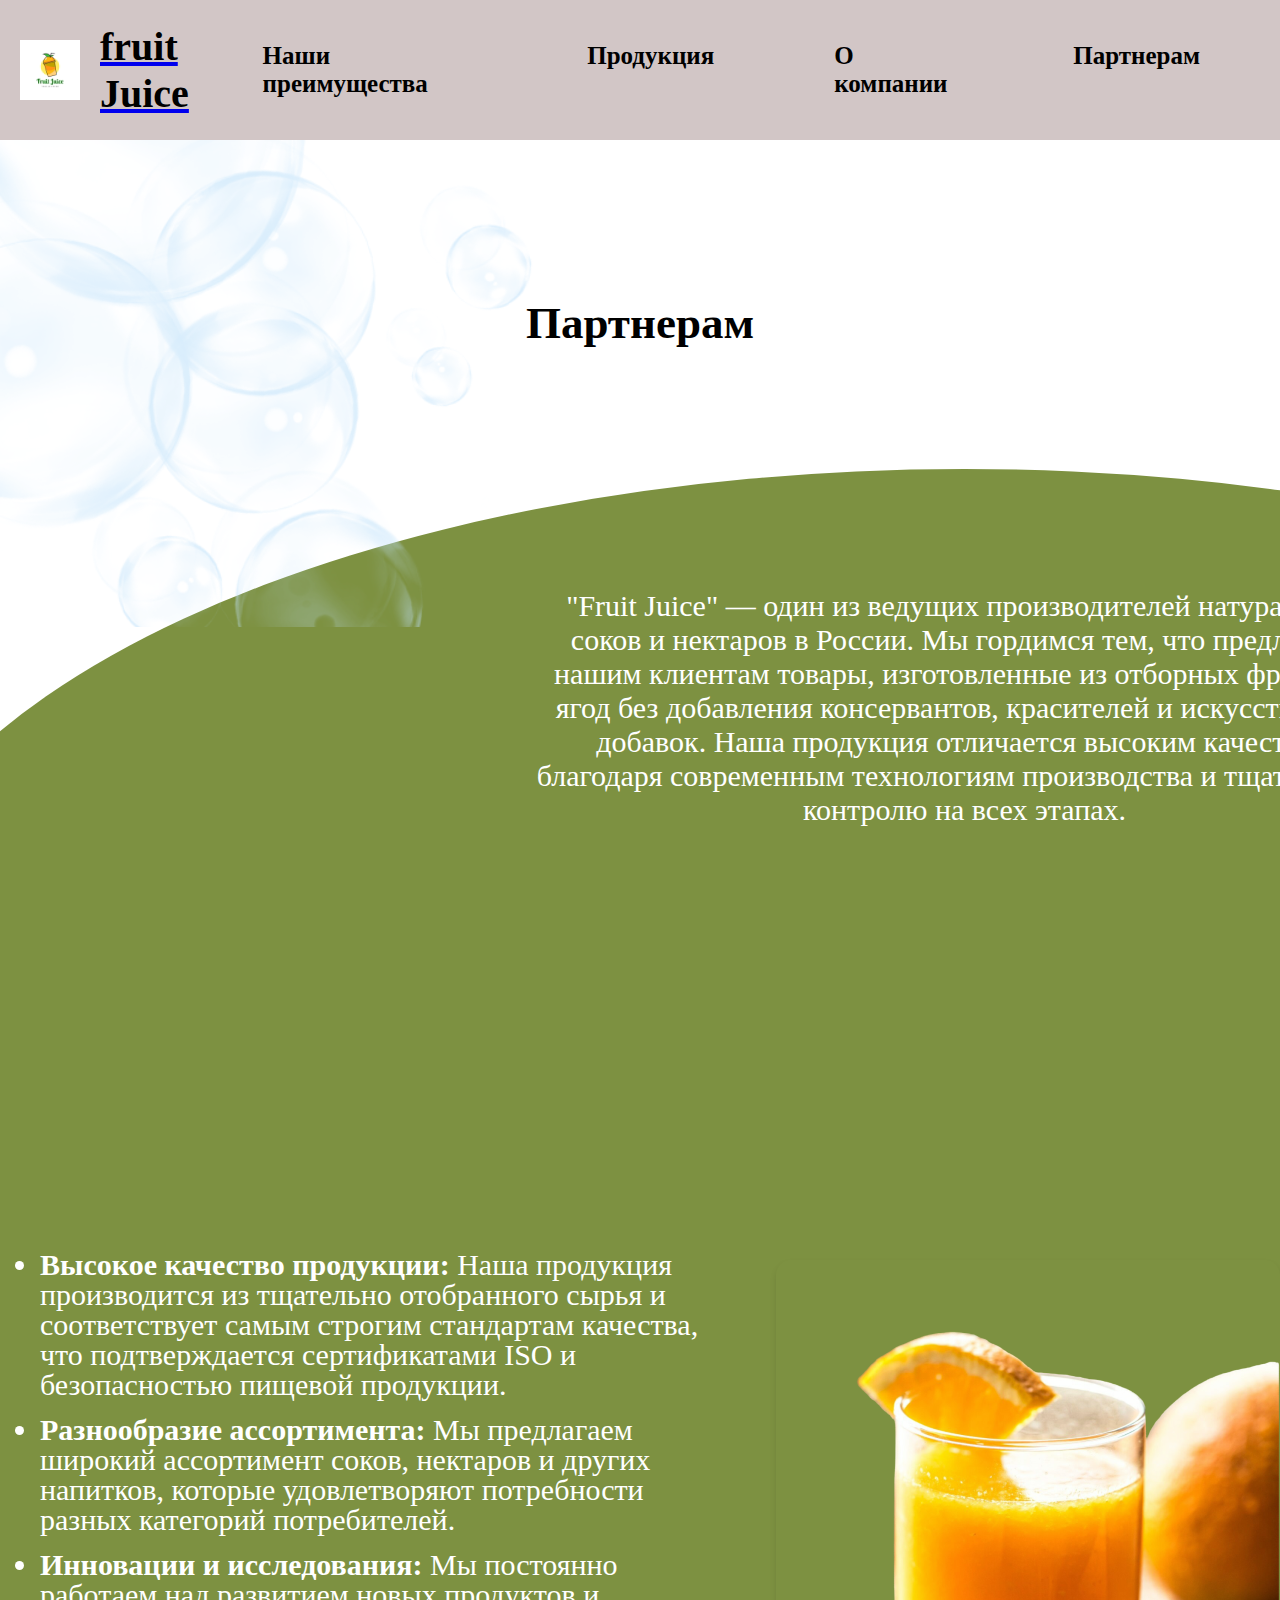
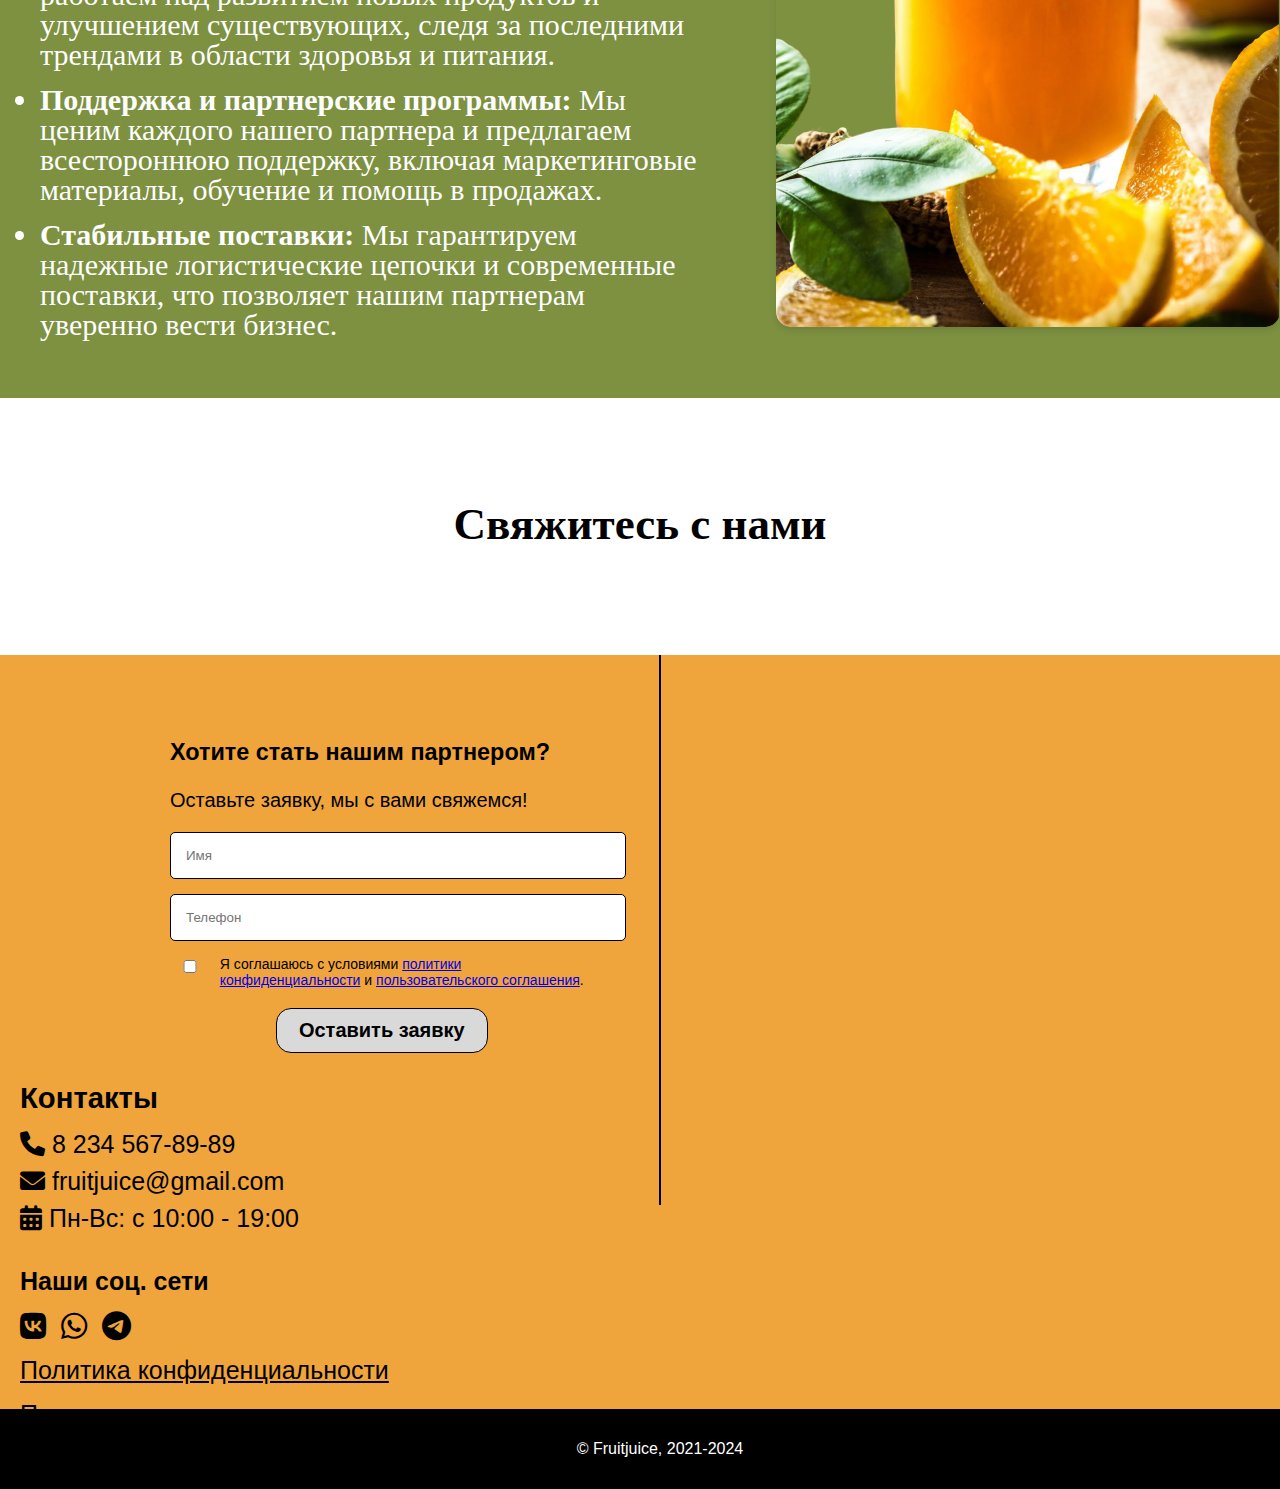
<file: partners.html>
<!DOCTYPE html>
<html lang="en">
<head>
    <meta charset="UTF-8">
    <meta name="viewport" content="width=device-width, initial-scale=1.0">
    <title>Catalog</title>
    <link rel="stylesheet" href="https://fonts.googleapis.com/css2?family=Inter:wght@500;700&display=swap"/>
    <link rel="stylesheet" href="https://cdnjs.cloudflare.com/ajax/libs/font-awesome/6.0.0-beta3/css/all.min.css">
    <link rel="stylesheet" href="partners.css" />
</head>
<body>
    <header class="header">
        <a href="index.html" class="logo">
            <img src="./assets/logo.jpg" alt="Fruit Juice Logo" />
            <span class="fruit-juice">fruit Juice</span>
        </a>
        <nav class="nav">
            <a href="./index.html">Наши преимущества</a>
            <a href="./catalog.html">Продукция</a>
            <a href="./AboutCompany.html">О компании</a>
            <a href="./partners.html">Партнерам</a>
        </nav>
    </header>
    <main>
        <section class="partners">
            <script src="partners.js"></script>
            <div class="container">
                <h2>Партнерам</h2>
                <div class="green-square">
                    <div class="text-wrapper">
                        <p>"Fruit Juice" — один из ведущих производителей натуральных соков и нектаров в России. Мы гордимся тем, что предлагаем нашим клиентам товары, изготовленные из отборных фруктов и ягод без добавления консервантов, красителей и искусственных добавок. Наша продукция отличается высоким качеством благодаря современным технологиям производства и тщательному контролю на всех этапах.</p>
                    </div>
                </div>
                <div class="partners-content">
                    <div class="partners-text">
                        <div class="parallax-image"></div>
                        <ul>
                            <li><b>Высокое качество продукции:</b> Наша продукция производится из тщательно отобранного сырья и соответствует самым строгим стандартам качества, что подтверждается сертификатами ISO и безопасностью пищевой продукции.</li>
                            <li><b>Разнообразие ассортимента:</b> Мы предлагаем широкий ассортимент соков, нектаров и других напитков, которые удовлетворяют потребности разных категорий потребителей.</li>
                            <li><b>Инновации и исследования:</b> Мы постоянно работаем над развитием новых продуктов и улучшением существующих, следя за последними трендами в области здоровья и питания.</li>
                            <li><b>Поддержка и партнерские программы:</b> Мы ценим каждого нашего партнера и предлагаем всестороннюю поддержку, включая маркетинговые материалы, обучение и помощь в продажах.</li>
                            <li><b>Стабильные поставки:</b> Мы гарантируем надежные логистические цепочки и современные поставки, что позволяет нашим партнерам уверенно вести бизнес.</li>
                        </ul>
                    </div>
                    <div class="partners-image">
                        <img src="./assets/orange-drink.png" alt="Апельсиновый сок">
                    </div>
                </div>
            </div>
            <div class="contact-us">
                <p>Свяжитесь с нами</p>
            </div>
        </section>
    </main>
    <footer class="footer">
        <div class="footer-container">
            <!-- Левая часть футера (форма заявки) -->
            <div class="footer-form">
                <h3>Хотите стать нашим партнером?</h3>
                <p>Оставьте заявку, мы с вами свяжемся!</p>
                <form action="#">
                    <input type="text" placeholder="Имя" required />
                    <input type="tel" placeholder="Телефон" required />
                    <div class="checkbox-container">
                        <input type="checkbox" id="agreement" />
                        <label for="agreement">
                            Я соглашаюсь с условиями
                            <a href="#">политики конфиденциальности</a> и
                            <a href="#">пользовательского соглашения</a>.
                        </label>
                    </div>
                    <button type="submit">Оставить заявку</button>
                </form>
            </div>
    
            <!-- Вертикальная линия -->
            <div class="vertical-line"></div>
    
            <!-- Правая часть футера (контакты) -->
            <div class="footer-info">
                <h3>Контакты</h3>
                <p><i class="fa-solid fa-phone"></i> 8 234 567-89-89</p>
                <p><i class="fa-solid fa-envelope"></i> fruitjuice@gmail.com</p>
                <p><i class="fa-solid fa-calendar-days"></i> Пн-Вс: с 10:00 - 19:00</p>
                <h4>Наши соц. сети</h4>
                <div class="social-icons">
                    <i class="fa-brands fa-vk"></i>
                    <i class="fa-brands fa-whatsapp"></i>
                    <i class="fa-brands fa-telegram"></i>
                </div>
                <div class="footer-links">
                    <a href="#">Политика конфиденциальности</a>
                    <a href="#">Пользовательское соглашение</a>
                </div>
            </div>
        </div>
        <div class="footer-bottom">
            <p>&copy; Fruitjuice, 2021-2024</p>
        </div>
    </footer>
</body>
</html>
</file>
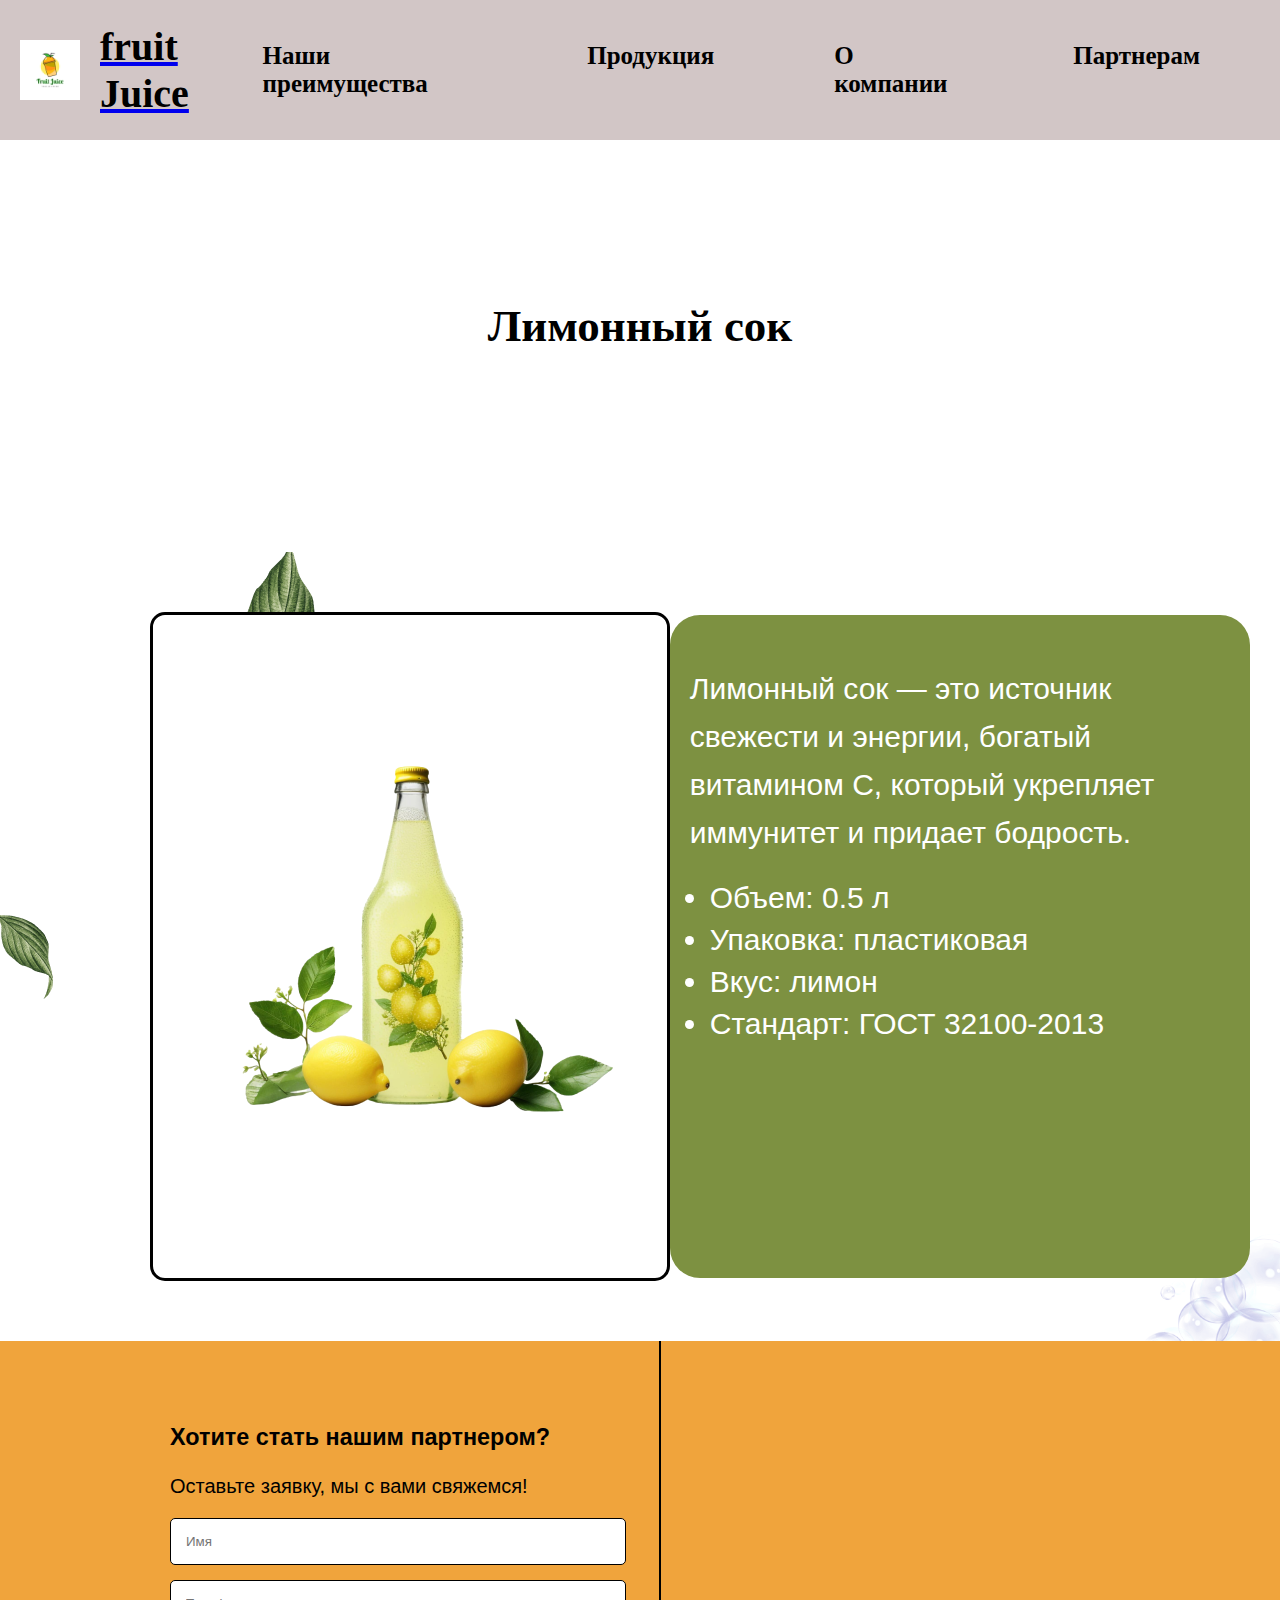
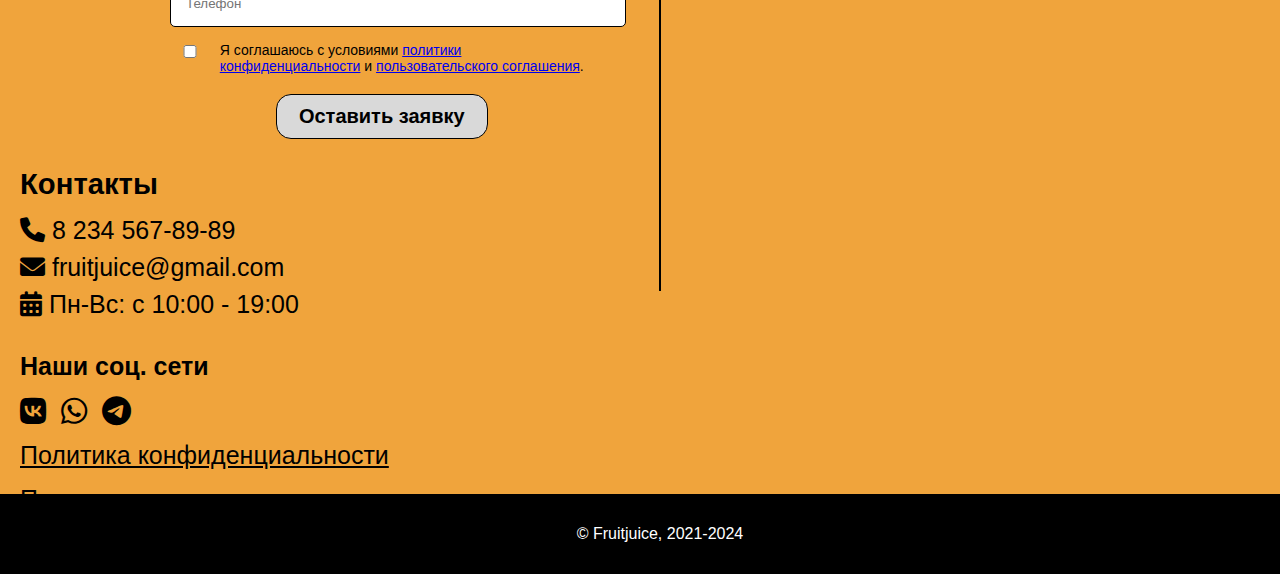
<file: product.html>
<!DOCTYPE html>
<html lang="en">
<head>
    <meta charset="UTF-8">
    <meta name="viewport" content="width=device-width, initial-scale=1.0">
    <title>Catalog</title>
    <link rel="stylesheet" href="https://fonts.googleapis.com/css2?family=Inter:wght@500;700&display=swap"/>
    <link rel="stylesheet" href="https://cdnjs.cloudflare.com/ajax/libs/font-awesome/6.0.0-beta3/css/all.min.css">
    <link rel="stylesheet" href="product.css" />
</head>
<body>
    <header class="header">
        <a href="index.html" class="logo">
            <img src="./assets/logo.jpg" alt="Fruit Juice Logo" />
            <span class="fruit-juice">fruit Juice</span>
        </a>
        <nav class="nav">
            <a href="./index.html">Наши преимущества</a>
            <a href="./catalog.html">Продукция</a>
            <a href="./AboutCompany.html">О компании</a>
            <a href="./partners.html">Партнерам</a>
        </nav>
    </header>
    <main>
        <section>
            <script src="product.js"></script>
            <div class="title-container">
                <h2>Лимонный сок</h2>
            </div>
            <div class="product-card">
                <div class="decorative-leaf" data-speed="0.3">
                    <img src="./assets/leaf.png" alt="Листочек" />
                </div>
                <div class="product-image">
                    <img src="./assets/juice-4.png" alt="Лимонный сок" />
                </div>
                <div class="product-info">
                    <p>
                        Лимонный сок — это источник свежести и энергии, богатый витамином C, который укрепляет иммунитет и придает бодрость.
                    </p>
                    <ul>
                        <li>Объем: 0.5 л</li>
                        <li>Упаковка: пластиковая</li>
                        <li>Вкус: лимон</li>
                        <li>Стандарт: ГОСТ 32100-2013</li>
                    </ul>
                </div>
                <div class="decorative-bubbles" data-speed="-0.2">
                    <img src="./assets/bubblespr.png" alt="Пузыри" />
                </div>
            </div>
        </section>
    </main>
    <footer class="footer">
        <div class="footer-container">
            <!-- Левая часть футера (форма заявки) -->
            <div class="footer-form">
                <h3>Хотите стать нашим партнером?</h3>
                <p>Оставьте заявку, мы с вами свяжемся!</p>
                <form action="#">
                    <input type="text" placeholder="Имя" required />
                    <input type="tel" placeholder="Телефон" required />
                    <div class="checkbox-container">
                        <input type="checkbox" id="agreement" />
                        <label for="agreement">
                            Я соглашаюсь с условиями
                            <a href="#">политики конфиденциальности</a> и
                            <a href="#">пользовательского соглашения</a>.
                        </label>
                    </div>
                    <button type="submit">Оставить заявку</button>
                </form>
            </div>
    
            <!-- Вертикальная линия -->
            <div class="vertical-line"></div>
    
            <!-- Правая часть футера (контакты) -->
            <div class="footer-info">
                <h3>Контакты</h3>
                <p><i class="fa-solid fa-phone"></i> 8 234 567-89-89</p>
                <p><i class="fa-solid fa-envelope"></i> fruitjuice@gmail.com</p>
                <p><i class="fa-solid fa-calendar-days"></i> Пн-Вс: с 10:00 - 19:00</p>
                <h4>Наши соц. сети</h4>
                <div class="social-icons">
                    <i class="fa-brands fa-vk"></i>
                    <i class="fa-brands fa-whatsapp"></i>
                    <i class="fa-brands fa-telegram"></i>
                </div>
                <div class="footer-links">
                    <a href="#">Политика конфиденциальности</a>
                    <a href="#">Пользовательское соглашение</a>
                </div>
            </div>
        </div>
        <div class="footer-bottom">
            <p>&copy; Fruitjuice, 2021-2024</p>
        </div>
    </footer>
</body>
</html>
</file>
<file: styles.css>
html, body {
  padding: 0;
  margin: 0;
  font-family: Inter, var(--default-font-family);
  background-color: var(--background-color);
  color: var(--main-color);
  overflow-x: hidden; /* Убираем горизонтальный скролл */
}

/* Шапка */
header {
  display: flex;
  justify-content: space-between; 
  align-items: center;
  background-color: #d2c6c6;
  padding: 20px;
  width: 100%;
  height: 100px; /* Фиксируем высоту шапки */
  position: fixed; /* Закрепляем шапку наверху */
  top: 0;
  z-index: 1000;
}

header .logo {
  display: flex;
  align-items: center;
}

header .logo img {
  width: 60px;
  height: 60px;
  margin-right: 20px;
}

header .fruit-juice {
  font-size: 40px;
  font-weight: 700;
  color: black;
}

header nav {
  display: flex;
  justify-content: flex-start; /* Устанавливаем выравнивание влево */
  gap: 120px; /* Отступ между пунктами */
  margin-right: 100px; /* Убираем левый отступ, если он существует */
}

header nav a {
  text-decoration: none;
  font-size: 25px;
  font-weight: 700;
  color: var(--main-color);
}

header nav a:hover {
  text-decoration: underline;
}

@media (max-width: 480px) {
  header {
    padding: 10px;
  }

  header .logo {
    margin-bottom: 10px;
  }

  header .fruit-juice {
    font-size: 20px;
  }

  header nav {
    flex-direction: column;
    align-items: center;
    gap: 5px;
    margin-right: 0;
  }

  header nav a {
    font-size: 15px;
  }
}



/* Основной контент */
.hero-section {
  background-image: url('./assets/main.png'); /* Ваше фоновое изображение */
  background-size: cover;
  background-position: center;
  height: 100vh; /* Полная высота экрана */
  display: flex;
  align-items: center;
  justify-content: center; /* Центрирование контента */
  margin-top: 100px; /* Учитываем высоту шапки */
}

.content {
  display: flex;
  width: 1400px; /* Фиксированная ширина контента */
  justify-content: space-between;
  min-height: calc(100vh - 60px); /* Учитываем высоту футера */
  padding: 20px; /* Параметры отступа для содержимого */
  margin-top: 300px;
}

/* Изображения */
.images {
  display: flex;
  flex-direction: column;
  align-items: center;
}

.images .main-image {
  width: 400px;
  height: 400px;
  object-fit: cover;
  border-radius: 50%;
  box-shadow: 0 4px 4px rgba(0, 0, 0, 0.2);
  border: 2px solid white;
}

.images .small-images {
  display: flex;
  gap: 20px;
  margin-top: 20px;
}

.images .small-image {
  width: 140px;
  height: 140px;
  object-fit: cover;
  border-radius: 50%;
  border: 2px solid white;
  cursor: pointer;
}

/* Текстовый блок */
.text-content {
  text-align: left;
  width: 600px; /* Фиксированная ширина текстового блока */
}

.text-content h1 {
  font-size: 40px;
  line-height: 1.5;
  margin-bottom: 20px;
}

.text-content p {
  font-size: 30px;
  line-height: 1.8;
  margin-bottom: 30px;
}

.text-content .product-btn {
  padding: 15px 30px;
  background-color: #D1522B;
  color: white;
  font-size: 30px;
  font-weight: bold;
  border: none;
  border-radius: 5px;
  cursor: pointer;
  text-transform: uppercase;
}

.text-content .product-btn:hover {
  background-color: #e59400;
}

/* Адаптив */
@media (max-width: 399px) {
  .hero-section {
    margin-top: 50px;
  }

  .content {
    flex-direction: column;
    align-items: center;
  }

  .images {
    flex-direction: column;
    align-items: center;
  }

  .images .main-image {
    width: 100%;
    height: 200px;
  }

  .images .small-images {
    flex-direction: column;
    align-items: center;
  }

  .images .small-image {
    width: 100%;
    height: 100px;
  }

  .text-content {
    width: 100%;
    padding: 20px;
  }

  .text-content h1 {
    font-size: 24px;
  }

  .text-content p {
    font-size: 18px;
  }

  .text-content .product-btn {
    padding: 10px 20px;
    font-size: 18px;
  }
}


/* Секция преимуществ */
.benefits {
  background: linear-gradient(180deg, #F0A43C 71%, #FDFDFD 90.5%);
  padding: 50px 20px;
  text-align: center;
}

.benefits h2 {
  font-size: 36px;
  margin-bottom: 40px;
  color: #333;
}

.benefits-list {
  display: grid;
  grid-template-columns: 1fr 1fr;
  gap: 60px; /* Общий зазор между элементами */
  row-gap: 120px; 
  justify-items: center;
}

.benefit-item {
  display: flex;
  flex-direction: column;
  align-items: stretch;
  background: rgba(94, 129, 40, 0.80);
  color: #fff;
  padding: 30px;
  border-radius: 15px;
  width: 100%;
  max-width: 520px; /* Блоки стали больше */
  box-shadow: 0 2px 5px rgba(0, 0, 0, 0.1);
}

.benefits h2 {
  margin-bottom: 80px; 
  font-size: 45px; 
  text-align: center;
}

.benefit-item h3 {
  text-align: center;
  font-size: 35px; 
  margin-bottom: 15px;
  font-weight: 700;
}

.benefit-content {
  display: flex;
  align-items: center;
  justify-content: space-between;
  gap: 15px;
}

.benefit-content img {
  width: 100px;
  height: 100px;
  flex-shrink: 0;
}

.benefit-content p {
  font-size: 25px;
  line-height: 1.5;
  text-align: left;
  flex: 1;
}

.benefit-item.reverse .benefit-content {
  flex-direction: row-reverse; 
}


/* секция с продукцией */
.products {
  padding: 60px 0;
  background: #FDFDFD;
  text-align: center;
}

.products h2 {
  margin-bottom: 80px; 
  font-size: 45px; 
  text-align: center;
}

.product-cards {
  display: flex;
  justify-content: center;
  gap: 225px; 
}

.product-card {
  position: relative;
  background: #D9D9D9;
  padding: 20px;
  text-align: center;
  width: 400px;
  height: 650px;
  box-shadow: 0 4px 8px rgba(0, 0, 0, 0.1);
}

.product-card img {
  max-width: 100%;
  border-radius: 8px;
  margin-bottom: 20px;
}

.product-card p {
  font-size: 25px;
  line-height: 1.5;
  margin-bottom: 20px;
}

.product-card button {
  background: #D1522B;
  color: black;
  border: none;
  border-radius: 20px;
  padding: 10px 20px;
  cursor: pointer;
  font-size: 23px;
  position: absolute; /* Абсолютное позиционирование */
  bottom: 10px; /* Отступ от нижней границы карточки */
  left: 50%;
  transform: translateX(-50%); /* Центрируем кнопку по горизонтали */
}

.product-card button:hover {
  background-color: #e59400;
}

/* секция о компании */
.about-company {
  padding: 40px 20px;
  color: white;
}

.about-company-content {
  display: flex;
  align-items: center;
  justify-content: flex-start; /* Сдвигает все элементы влево */
  max-width: 1200px;
  margin: 0 auto;
}

.about-company-image {
  width: 800px;
  height: 700px;
  padding: 10px;
  border: 2px solid black;
  box-sizing: border-box;
  margin-left: -200px; /* Убираем отступы слева */
}

.about-company-image img {
  width: 500px;
  height: 700px;
  margin-left: -140px;
  margin-top: -50px;
}

.about-company-text {
  width: 50%;
  margin-left: 400px; /* Сдвигает текст немного вправо, если нужно */
}

.about-company h2 {
  margin-bottom: 80px;
  font-size: 45px;
  text-align: center;
  color: #333;
}

.about-company p {
  color: #000;
  font-family: "Instrument Sans";
  font-size: 30px;
  font-style: normal;
  font-weight: 500;
  line-height: 35px; 
}

.mountain-image {
  margin-top: 30px; /* Добавляет отступ сверху */
  width: 1180px;
  height: 522px;
  text-align: left; /* Сдвигает изображение влево */
  margin-left: -450px; /* Отрицательный отступ для сдвига картинки влево */
  z-index: -2;
}

.mountain-image img {
  width: 100%; /* Ширина изображения на всю ширину контейнера */
  height: auto;
  border-radius: 10px;
}

/* секцию с партнерами */
.partners {
  background-color: #D9D9D9;
  padding: 40px 20px 100px; /* Увеличиваем нижний отступ для большей высоты секции */
  text-align: center;
}

.partners h2 {
  margin-bottom: 80px;
  font-size: 45px;
  text-align: center;
  color: #333;
}

.partners p {
  font-size: 40px;
  color: #000;
  font-family: "Instrument Sans", sans-serif;
  font-weight: 400;
  line-height: 1.6;
  max-width: 1252px;
  height: auto;
  margin: 0 auto 200px; /* Увеличиваем отступ снизу для текста перед логотипами */
}

.partners-grid {
  display: grid;
  grid-template-columns: repeat(3, 1fr);
  gap: 40px; /* Расстояние между логотипами */
  justify-items: center;
  align-items: center;
  position: relative; /* Для позиционирования линий */
}

.partners-grid img {
  object-fit: contain;
  margin-bottom: -90px; /* Добавьте отступ снизу */
}

/* Горизонтальные линии */
.partners-grid::before,
.partners-grid::after {
  content: "";
  position: absolute;
  width: 100%;
  height: 2px; /* Толщина черных линий */
  background-color: #000; /* Черный цвет линий */
  left: 0;
}

/* Вертикальные линии */
.partners-grid .vertical-line {
  position: absolute;
  width: 2px; /* Толщина вертикальной линии */
  height: calc(100% - 40px); /* Высота вертикальной линии */
  background-color: #000; /* Черный цвет линий */
  top: 20px;
}

.partners-grid .vertical-line.left {
  left: calc(33.33% - 20px); /* Первая вертикальная линия */
}

.partners-grid .vertical-line.right {
  left: calc(66.66% - 20px); /* Вторая вертикальная линия */
}

/* футер */
.footer {
  background: #F0A43C;
  padding: 60px 20px; /* Увеличиваем отступы */
  color: #000;
  font-family: Arial, sans-serif;
  position: relative;
  width: 100%;
  min-height: 500px; /* Устанавливаем минимальную высоту футера */
}

.footer-container {
  display: flex;
  justify-content: space-between;
  align-items: flex-start;
  flex-wrap: wrap;
  position: relative;
}

.footer-form {
  max-width: 45%;
  margin-left: 150px; /* Сдвигаем форму регистрации вправо */
  font-size: 20px;
}

.footer-info h3,
.footer-info h4 {
  margin-bottom: 15px; /* Увеличиваем отступы заголовков */
}


.footer-form input,
.footer-form button {
  width: 100%;
  padding: 15px; /* Увеличиваем высоту полей ввода и кнопки */
  margin-bottom: 15px; /* Увеличиваем отступы между элементами формы */
  border: 1px solid #000;
  border-radius: 5px;
}

.footer-form button {
  width: 50%; /* Уменьшаем ширину кнопки до 50% */
  margin: 20px auto 0; /* Выравниваем кнопку по центру формы */
  font-size: 20px;
  display: block; /* Делаем кнопку блочным элементом для центрирования */
  border-radius: 15px;
  background: #D9D9D9;
  cursor: pointer;
  font-weight: bold;
  padding: 10px; /* Уменьшаем высоту кнопки */
}

.checkbox-container {
  display: flex;
  align-items: center;
  font-size: 14px; /* Увеличиваем размер шрифта */
  margin-left: 0;
}

.checkbox-container input {
  margin-right: -100px;
  margin-left: -110px;
}

.footer-info {
  max-width: 50%;
  padding-right: 420px; /* Отступ слева */
  font-size: 25px;
}

.footer-info p {
  margin: 8px 0; /* Увеличиваем отступы между контактами */
}

.social-icons {
  display: flex;
  gap: 15px; /* Увеличиваем расстояние между иконками соцсетей */
  margin-top: 15px;
}

.social-icons i {
  font-size: 30px; /* Увеличиваем размер иконок */
  color: #000; /* Устанавливаем цвет иконок, если это необходимо */
}

.footer-links a {
  display: block;
  margin-top: 15px; /* Увеличиваем отступы между ссылками */
  text-decoration: underline;
  color: #000;
}

/* Вертикальная линия */
.vertical-line {
  width: 2px;
  background: #000;
  height: 550px; /* Увеличиваем высоту вертикальной линии */
  position: absolute;
  left: 50%;
  top: -60px; /* Настраиваем смещение */
  transform: translateX(-50%);
}

/* Черный блок внизу */
.footer-bottom {
  background: #000;
  color: #fff;
  text-align: center;
  padding: 15px 0; /* Увеличиваем отступы */
  font-size: 16px; /* Увеличиваем размер текста */
  width: 100%; /* Гарантируем ширину на весь экран */
  position: absolute;
  bottom: 0;
  left: 0;
  margin: 0;
  box-sizing: border-box;
}
</file>
<file: AboutCompany.css>
html, body {
  padding: 0;
  margin: 0;
  font-family: Inter, var(--default-font-family);
  background-color: var(--background-color);
  color: var(--main-color);
  overflow-x: hidden; /* Убираем горизонтальный скролл */
}

  
  /* Шапка */
  header {
    display: flex;
    justify-content: space-between; 
    align-items: center;
    background-color: #d2c6c6;
    padding: 20px;
    width: 100%;
    height: 100px; /* Фиксируем высоту шапки */
    position: fixed; /* Закрепляем шапку наверху */
    top: 0;
    z-index: 1000;
  }
  
  header .logo {
    display: flex;
    align-items: center;
  }
  
  header .logo img {
    width: 60px;
    height: 60px;
    margin-right: 20px;
  }
  
  header .fruit-juice {
    font-size: 40px;
    font-weight: 700;
    color: black;
  }
  
  header nav {
    display: flex;
    justify-content: flex-start; /* Устанавливаем выравнивание влево */
    gap: 120px; /* Отступ между пунктами */
    margin-right: 100px; /* Убираем левый отступ, если он существует */
  }
  
  header nav a {
    text-decoration: none;
    font-size: 25px;
    font-weight: 700;
    color: var(--main-color);
  }
  
  header nav a:hover {
    text-decoration: underline;
  }
  
  @media (max-width: 480px) {
    header {
      padding: 10px;
    }
  
    header .logo {
      margin-bottom: 10px;
    }
  
    header .fruit-juice {
      font-size: 20px;
    }
  
    header nav {
      flex-direction: column;
      align-items: center;
      gap: 5px;
      margin-right: 0;
    }
  
    header nav a {
      font-size: 15px;
    }
  }
  
/* main */
.about-company {
  padding: 60px 0;
  background: #FDFDFD;
  text-align: center;
  margin-top: 200px;
  display: flex; /* Используем flexbox для управления расположением элементов */
  flex-direction: column; /* Располагаем элементы по колонкам */
  min-height: 100vh; /* Убедитесь, что секция занимает минимальную высоту */
}

.about-company h2 {
    font-weight: bold;
    color: black;
    margin-bottom: 80px;
    font-size: 45px;
    text-align: center;
}

.about-top {
    display: flex;
    gap: 40px; /* Увеличен промежуток между картинкой и текстом */
    align-items: center; /* Выравнивание текста по вертикали */
    margin-bottom: 50px;
}

.about-image img {
    width: 100%;
    width: 875px;
    height: 564px;
    border-radius: 15px;
    box-shadow: 0 4px 6px rgba(0, 0, 0, 0.1);
    margin-left: 250px; /* Подвинуть картинку вправо */
}

.about-text {
    flex: 1;
    font-size: 30px; /* Уменьшен размер шрифта */
    line-height: 1.5; /* Можно уменьшить межстрочный интервал */
    color: #333;
    max-width: 600px;
    margin-left: 50px;
    text-align: start; /* Текст выравнен слева */
    margin-top: -120px; /* Поднимаем текст, изменяя верхний отступ */
}

.about-orange {
    margin-top: 30px;
    text-align: center;
}

.about-middle {
    display: flex;
    align-items: flex-start; /* Выравнивание по верхнему краю */
    gap: 30px;
    margin-top: 50px;
    flex-direction: row; 
    text-align: start; 
}

.about-middle p {
    font-size: 30px;
    line-height: 1.8;
    color: #333;
    flex: 1;
    margin-top: 100px;
}

.about-middle img {
    width: 678px;
    height: 506px;
    border-radius: 15px;
    box-shadow: 0 4px 6px rgba(0, 0, 0, 0.1);
    margin-left: 250px;
    margin-top: -110px; /* Поднимите картинку выше, измените значение по необходимости */
}

.about-bottom {
  background: #7D9141;
  padding: 60px 0; /* Обеспечиваем достаточный отступ */
  margin-top: auto; /* Позволяет выровнять .about-bottom внизу */
  width: 100%; /* Заставляет элемент занимать всю ширину */
}

.about-gallery {
    display: flex;
    justify-content: space-between;
    gap: 20px;
}

.about-gallery .gallery-item img {
    width: 100%;
    max-width: 500px;
    max-height: 500px;
    border-radius: 10px;
    box-shadow: 0 4px 6px rgba(0, 0, 0, 0.1);
}

.mountain-image {
    margin-top: -600px; /* Добавляет отступ сверху */
    width: 100%; /* Заставляет изображение занимать всю ширину контейнера */
    text-align: center; /* Центрирование изображения */
    z-index: -3;
}

.mountain-image img {
    width: 100%; /* Ширина изображения на всю ширину контейнера */
    height: auto; /* Высота пропорциональна ширине */
    border-radius: 10px; /* Скругление углов */
    box-shadow: 0 4px 6px rgba(0, 0, 0, 0.1); /* Тень под изображением */
}

/* футер */
  .footer {
    background: #F0A43C;
    padding: 60px 20px; /* Увеличиваем отступы */
    color: #000;
    font-family: Arial, sans-serif;
    position: relative;
    width: 100%;
    min-height: 500px; /* Устанавливаем минимальную высоту футера */
  }
  
  .footer-container {
    display: flex;
    justify-content: space-between;
    align-items: flex-start;
    flex-wrap: wrap;
    position: relative;
  }
  
  .footer-form {
    max-width: 45%;
    margin-left: 150px; /* Сдвигаем форму регистрации вправо */
    font-size: 20px;
  }
  
  .footer-info h3,
  .footer-info h4 {
    margin-bottom: 15px; /* Увеличиваем отступы заголовков */
  }
  
  
  .footer-form input,
  .footer-form button {
    width: 100%;
    padding: 15px; /* Увеличиваем высоту полей ввода и кнопки */
    margin-bottom: 15px; /* Увеличиваем отступы между элементами формы */
    border: 1px solid #000;
    border-radius: 5px;
  }
  
  .footer-form button {
    width: 50%; /* Уменьшаем ширину кнопки до 50% */
    margin: 20px auto 0; /* Выравниваем кнопку по центру формы */
    font-size: 20px;
    display: block; /* Делаем кнопку блочным элементом для центрирования */
    border-radius: 15px;
    background: #D9D9D9;
    cursor: pointer;
    font-weight: bold;
    padding: 10px; /* Уменьшаем высоту кнопки */
  }
  
  .checkbox-container {
    display: flex;
    align-items: center;
    font-size: 14px; /* Увеличиваем размер шрифта */
    margin-left: 0;
  }
  
  .checkbox-container input {
    margin-right: -100px;
    margin-left: -110px;
  }
  
  .footer-info {
    max-width: 50%;
    padding-right: 420px; /* Отступ слева */
    font-size: 25px;
  }
  
  .footer-info p {
    margin: 8px 0; /* Увеличиваем отступы между контактами */
  }
  
  .social-icons {
    display: flex;
    gap: 15px; /* Увеличиваем расстояние между иконками соцсетей */
    margin-top: 15px;
  }
  
  .social-icons i {
    font-size: 30px; /* Увеличиваем размер иконок */
    color: #000; /* Устанавливаем цвет иконок, если это необходимо */
  }
  
  .footer-links a {
    display: block;
    margin-top: 15px; /* Увеличиваем отступы между ссылками */
    text-decoration: underline;
    color: #000;
  }
  
  /* Вертикальная линия */
  .vertical-line {
    width: 2px;
    background: #000;
    height: 550px; /* Увеличиваем высоту вертикальной линии */
    position: absolute;
    left: 50%;
    top: -60px; /* Настраиваем смещение */
    transform: translateX(-50%);
  }
  
  /* Черный блок внизу */
  .footer-bottom {
    background: #000;
    color: #fff;
    text-align: center;
    padding: 15px 0; /* Увеличиваем отступы */
    font-size: 16px; /* Увеличиваем размер текста */
    width: 100%; /* Гарантируем ширину на весь экран */
    position: absolute;
    bottom: 0;
    left: 0;
    margin: 0;
    box-sizing: border-box;
  }
</file>
<file: catalog.css>
html, body {
    padding: 0;
    margin: 0;
    font-family: Inter, var(--default-font-family);
    background-color: var(--background-color);
    color: var(--main-color);
    overflow-x: hidden; /* Убираем горизонтальный скролл */
  }
  
  /* Шапка */
  header {
    display: flex;
    justify-content: space-between; 
    align-items: center;
    background-color: #d2c6c6;
    padding: 20px;
    width: 100%;
    height: 100px; /* Фиксируем высоту шапки */
    position: fixed; /* Закрепляем шапку наверху */
    top: 0;
    z-index: 1000;
  }
  
  header .logo {
    display: flex;
    align-items: center;
  }
  
  header .logo img {
    width: 60px;
    height: 60px;
    margin-right: 20px;
  }
  
  header .fruit-juice {
    font-size: 40px;
    font-weight: 700;
    color: black;
  }
  
  header nav {
    display: flex;
    justify-content: flex-start; /* Устанавливаем выравнивание влево */
    gap: 120px; /* Отступ между пунктами */
    margin-right: 100px; /* Убираем левый отступ, если он существует */
  }
  
  header nav a {
    text-decoration: none;
    font-size: 25px;
    font-weight: 700;
    color: var(--main-color);
  }
  
  header nav a:hover {
    text-decoration: underline;
  }
  
  @media (max-width: 480px) {
    header {
      padding: 10px;
    }
  
    header .logo {
      margin-bottom: 10px;
    }
  
    header .fruit-juice {
      font-size: 20px;
    }
  
    header nav {
      flex-direction: column;
      align-items: center;
      gap: 5px;
      margin-right: 0;
    }
  
    header nav a {
      font-size: 15px;
    }
  }
  
/* каталог продукции */

.catalog {
    padding: 60px 0;
    background: #FDFDFD;
    text-align: center;
    margin-top: 200px;
}

.catalog h2 {
    margin-bottom: 80px;
    font-size: 45px;
    text-align: center;
}

.product-cards {
    display: grid; /* Используем grid для трех колонок */
    grid-template-columns: repeat(3, 1fr); /* 3 карточки в ряд */
    gap: 30px; /* Расстояние между карточками */
    justify-items: center; /* Центрируем карточки по горизонтали */
}

.product-card {
    position: relative;
    background: #D9D9D9;
    padding: 20px;
    text-align: center;
    width: 100%;
    max-width: 400px; /* Ограничиваем максимальную ширину карточки */
    height: 650px;
    box-shadow: 0 4px 8px rgba(0, 0, 0, 0.1);
}

.product-card img {
    max-width: 100%;
    border-radius: 8px;
    margin-bottom: 20px;
}

.product-card h3 {
    font-size: 28px;
    font-weight: bold;
    margin-bottom: 15px;
}

.product-card button {
    background: #D1522B;
    color: black;
    border: none;
    border-radius: 20px;
    padding: 10px 20px;
    cursor: pointer;
    font-size: 23px;
    position: absolute;
    bottom: 10px;
    left: 50%;
    transform: translateX(-50%);
    transition: background-color 0.3s ease;
}

.product-card button:hover {
    background-color: #e59400;
}

.about {
    background: linear-gradient(180deg, #FFF 2.05%, #7D903F 20.51%, #7D9243 71.67%, #F0A43C 95.02%);
    padding: 60px 20px;
    display: flex;
    justify-content: center;
    align-items: center;
    text-align: left;
}

.about-content {
    display: flex;
    gap: 40px;
    max-width: 1200px;
    align-items: center;
    flex-wrap: wrap; /* Для адаптивности */
}

.about-image {
    flex: 1;
    display: flex;
    justify-content: center;
    align-items: center;
}

.about-image img {
    max-width: 100%;
    border-radius: 20px;
    margin-left: -400px;
    box-shadow: 0 4px 8px rgba(0, 0, 0, 0.1);
}

.about-text {
    flex: 1;
    color: #fff; /* Белый текст */
    font-size: 25px;
    line-height: 1.8;
}

.about-text p {
    margin-bottom: 20px;
}

.footer {
    background: #F0A43C;
    padding: 60px 20px; /* Увеличиваем отступы */
    color: #000;
    font-family: Arial, sans-serif;
    position: relative;
    width: 100%;
    min-height: 500px; /* Устанавливаем минимальную высоту футера */
  }
  
  .footer-container {
    display: flex;
    justify-content: space-between;
    align-items: flex-start;
    flex-wrap: wrap;
    position: relative;
  }
  
  .footer-form {
    max-width: 45%;
    margin-left: 150px; /* Сдвигаем форму регистрации вправо */
    font-size: 20px;
  }
  
  .footer-info h3,
  .footer-info h4 {
    margin-bottom: 15px; /* Увеличиваем отступы заголовков */
  }
  
  
  .footer-form input,
  .footer-form button {
    width: 100%;
    padding: 15px; /* Увеличиваем высоту полей ввода и кнопки */
    margin-bottom: 15px; /* Увеличиваем отступы между элементами формы */
    border: 1px solid #000;
    border-radius: 5px;
  }
  
  .footer-form button {
    width: 50%; /* Уменьшаем ширину кнопки до 50% */
    margin: 20px auto 0; /* Выравниваем кнопку по центру формы */
    font-size: 20px;
    display: block; /* Делаем кнопку блочным элементом для центрирования */
    border-radius: 15px;
    background: #D9D9D9;
    cursor: pointer;
    font-weight: bold;
    padding: 10px; /* Уменьшаем высоту кнопки */
  }
  
  .checkbox-container {
    display: flex;
    align-items: center;
    font-size: 14px; /* Увеличиваем размер шрифта */
    margin-left: 0;
  }
  
  .checkbox-container input {
    margin-right: -100px;
    margin-left: -110px;
  }
  
  .footer-info {
    max-width: 50%;
    padding-right: 420px; /* Отступ слева */
    font-size: 25px;
  }
  
  .footer-info p {
    margin: 8px 0; /* Увеличиваем отступы между контактами */
  }
  
  .social-icons {
    display: flex;
    gap: 15px; /* Увеличиваем расстояние между иконками соцсетей */
    margin-top: 15px;
  }
  
  .social-icons i {
    font-size: 30px; /* Увеличиваем размер иконок */
    color: #000; /* Устанавливаем цвет иконок, если это необходимо */
  }
  
  .footer-links a {
    display: block;
    margin-top: 15px; /* Увеличиваем отступы между ссылками */
    text-decoration: underline;
    color: #000;
  }
  
  /* Вертикальная линия */
  .vertical-line {
    width: 2px;
    background: #000;
    height: 550px; /* Увеличиваем высоту вертикальной линии */
    position: absolute;
    left: 50%;
    top: -60px; /* Настраиваем смещение */
    transform: translateX(-50%);
  }
  
  /* Черный блок внизу */
  .footer-bottom {
    background: #000;
    color: #fff;
    text-align: center;
    padding: 15px 0; /* Увеличиваем отступы */
    font-size: 16px; /* Увеличиваем размер текста */
    width: 100%; /* Гарантируем ширину на весь экран */
    position: absolute;
    bottom: 0;
    left: 0;
    margin: 0;
    box-sizing: border-box;
  }
</file>
<file: partners.css>
html, body {
    padding: 0;
    margin: 0;
    font-family: Inter, var(--default-font-family);
    background-color: var(--background-color);
    color: var(--main-color);
    overflow-x: hidden; /* Убираем горизонтальный скролл */
  }
  
  /* Шапка */
  header {
    display: flex;
    justify-content: space-between; 
    align-items: center;
    background-color: #d2c6c6;
    padding: 20px;
    width: 100%;
    height: 100px; /* Фиксируем высоту шапки */
    position: fixed; /* Закрепляем шапку наверху */
    top: 0;
    z-index: 1000;
  }
  
  header .logo {
    display: flex;
    align-items: center;
  }
  
  header .logo img {
    width: 60px;
    height: 60px;
    margin-right: 20px;
  }
  
  header .fruit-juice {
    font-size: 40px;
    font-weight: 700;
    color: black;
  }
  
  header nav {
    display: flex;
    justify-content: flex-start; /* Устанавливаем выравнивание влево */
    gap: 120px; /* Отступ между пунктами */
    margin-right: 100px; /* Убираем левый отступ, если он существует */
  }
  
  header nav a {
    text-decoration: none;
    font-size: 25px;
    font-weight: 700;
    color: var(--main-color);
  }
  
  header nav a:hover {
    text-decoration: underline;
  }
  
  @media (max-width: 480px) {
    header {
      padding: 10px;
    }
  
    header .logo {
      margin-bottom: 10px;
    }
  
    header .fruit-juice {
      font-size: 20px;
    }
  
    header nav {
      flex-direction: column;
      align-items: center;
      gap: 5px;
      margin-right: 0;
    }
  
    header nav a {
      font-size: 15px;
    }
  }

/* main */
.partners {
    padding: 60px 0;
    text-align: center;
    margin-top: 200px;
}

.partners h2 {
    font-weight: bold;
    color: black;
    margin-bottom: 120px;
    font-size: 45px;
    text-align: center;
}

.green-square {
  display: flex; /* Используем Flexbox */
  align-items: flex-start; /* Выравнивание элементов по верхнему краю */
  justify-content: center; /* Центрируем содержимое */
  width: 2209px;
  height: 973px;
  border-radius: 50%;
  background-color: #7D9141;
  margin-left: -140px;
  padding-top: 50px; /* Добавляем отступ сверху для всего контейнера */
}

.green-square p {
    width: 868px;
    height: 426px;
    font-size: 30px;
    color: white;
    margin-top: 20px; 
}

.text-wrapper {
  margin-top: 50px; /* Измените значение по необходимости */
}

.parallax-image {
  position: fixed; /* Фиксируем изображение */
  top: 0; /* Устанавливаем верх картинки на верх страницы */
  left: 0; /* Устанавливаем картинку слева */
  width: 536px;
  height: 627px;
  background-image: url('./assets/bubbles.png'); /* Путь к картинке */
  background-size: cover;
  background-repeat: no-repeat;
  background-position: center;
  z-index: 1; /* Под текстом */
}

.partners-image img {
  max-width: 20%; /* Увеличиваем изображение до 100% */
  height: auto; /* Сохраняем соотношение сторон */
}

.partners-content {
    display: flex;
    justify-content: space-between;
    align-items: center;
    gap: 40px;
    padding: 20px 0;
    background-color: #7D9141;
    z-index: -3;
    margin-top: -300px;
}

.partners-text {
    flex: 1;
    color: white;
    font-size: 18px;
    line-height: 1.8;
    text-align: left;
    padding: 20px;
}

.partners-text p {
    margin-bottom: 20px;
}

.partners-text ul {
    list-style-type: disc;
    padding-left: 20px;
}

.partners-text ul li {
    margin-bottom: 15px;
    line-height: 1.6;
    font-size: 30px;
    color: #FFF;
    font-family: "Instrument Sans";
    font-size: 30px;
    font-style: normal;
    font-weight: 500;
    line-height: 30px; /* 100% */
}

.partners-image {
    flex: 0 0 40%;
    text-align: right;
}

.partners-image img {
    max-width: 100%;
    border-radius: 15px;
    box-shadow: 0 4px 6px rgba(0, 0, 0, 0.1);
}

.contact-us {
    background: white;
    text-align: center;
    margin-top: 0;
}

.contact-us p {
    font-size: 45px;
    font-weight: bold;
    color: black;
    margin-top: 100px;
}

/* футер */
.footer {
    background: #F0A43C;
    padding: 60px 20px; /* Увеличиваем отступы */
    color: #000;
    font-family: Arial, sans-serif;
    position: relative;
    width: 100%;
    min-height: 500px; /* Устанавливаем минимальную высоту футера */
  }
  
  .footer-container {
    display: flex;
    justify-content: space-between;
    align-items: flex-start;
    flex-wrap: wrap;
    position: relative;
  }
  
  .footer-form {
    max-width: 45%;
    margin-left: 150px; /* Сдвигаем форму регистрации вправо */
    font-size: 20px;
  }
  
  .footer-info h3,
  .footer-info h4 {
    margin-bottom: 15px; /* Увеличиваем отступы заголовков */
  }
  
  
  .footer-form input,
  .footer-form button {
    width: 100%;
    padding: 15px; /* Увеличиваем высоту полей ввода и кнопки */
    margin-bottom: 15px; /* Увеличиваем отступы между элементами формы */
    border: 1px solid #000;
    border-radius: 5px;
  }
  
  .footer-form button {
    width: 50%; /* Уменьшаем ширину кнопки до 50% */
    margin: 20px auto 0; /* Выравниваем кнопку по центру формы */
    font-size: 20px;
    display: block; /* Делаем кнопку блочным элементом для центрирования */
    border-radius: 15px;
    background: #D9D9D9;
    cursor: pointer;
    font-weight: bold;
    padding: 10px; /* Уменьшаем высоту кнопки */
  }
  
  .checkbox-container {
    display: flex;
    align-items: center;
    font-size: 14px; /* Увеличиваем размер шрифта */
    margin-left: 0;
  }
  
  .checkbox-container input {
    margin-right: -100px;
    margin-left: -110px;
  }
  
  .footer-info {
    max-width: 50%;
    padding-right: 420px; /* Отступ слева */
    font-size: 25px;
  }
  
  .footer-info p {
    margin: 8px 0; /* Увеличиваем отступы между контактами */
  }
  
  .social-icons {
    display: flex;
    gap: 15px; /* Увеличиваем расстояние между иконками соцсетей */
    margin-top: 15px;
  }
  
  .social-icons i {
    font-size: 30px; /* Увеличиваем размер иконок */
    color: #000; /* Устанавливаем цвет иконок, если это необходимо */
  }
  
  .footer-links a {
    display: block;
    margin-top: 15px; /* Увеличиваем отступы между ссылками */
    text-decoration: underline;
    color: #000;
  }
  
  /* Вертикальная линия */
  .vertical-line {
    width: 2px;
    background: #000;
    height: 550px; /* Увеличиваем высоту вертикальной линии */
    position: absolute;
    left: 50%;
    top: -60px; /* Настраиваем смещение */
    transform: translateX(-50%);
  }
  
  /* Черный блок внизу */
  .footer-bottom {
    background: #000;
    color: #fff;
    text-align: center;
    padding: 15px 0; /* Увеличиваем отступы */
    font-size: 16px; /* Увеличиваем размер текста */
    width: 100%; /* Гарантируем ширину на весь экран */
    position: absolute;
    bottom: 0;
    left: 0;
    margin: 0;
    box-sizing: border-box;
  }
</file>
<file: product.css>
html, body {
    padding: 0;
    margin: 0;
    font-family: Inter, var(--default-font-family);
    background-color: var(--background-color);
    color: var(--main-color);
    overflow-x: hidden; /* Убираем горизонтальный скролл */
  }
  
  /* Шапка */
  header {
    display: flex;
    justify-content: space-between; 
    align-items: center;
    background-color: #d2c6c6;
    padding: 20px;
    width: 100%;
    height: 100px; /* Фиксируем высоту шапки */
    position: fixed; /* Закрепляем шапку наверху */
    top: 0;
    z-index: 1000;
  }
  
  header .logo {
    display: flex;
    align-items: center;
  }
  
  header .logo img {
    width: 60px;
    height: 60px;
    margin-right: 20px;
  }
  
  header .fruit-juice {
    font-size: 40px;
    font-weight: 700;
    color: black;
  }
  
  header nav {
    display: flex;
    justify-content: flex-start; /* Устанавливаем выравнивание влево */
    gap: 120px; /* Отступ между пунктами */
    margin-right: 100px; /* Убираем левый отступ, если он существует */
  }
  
  header nav a {
    text-decoration: none;
    font-size: 25px;
    font-weight: 700;
    color: var(--main-color);
  }
  
  header nav a:hover {
    text-decoration: underline;
  }
  
  @media (max-width: 480px) {
    header {
      padding: 10px;
    }
  
    header .logo {
      margin-bottom: 10px;
    }
  
    header .fruit-juice {
      font-size: 20px;
    }
  
    header nav {
      flex-direction: column;
      align-items: center;
      gap: 5px;
      margin-right: 0;
    }
  
    header nav a {
      font-size: 15px;
    }
  }

/* main */

.product-card {
  position: relative;
  display: flex;
  align-items: center;
  justify-content: space-between;
  overflow: hidden;
  padding: 60px 0;
  text-align: center;
  margin-top: 200px;
}

.decorative-leaf {
  position: absolute;
  top: -30px;
  left: -10px;
  width: 520px;
  height: 477px;
  z-index: 1;
  transform: translateY(0); /* Добавлено для анимации */
  transition: transform 0.1s ease-out;
}

.decorative-leaf img {
  max-width: 100%;
  height: auto;
}

.product-image {
  z-index: 2;
  width: 695px;
  height: 669px;
  display: flex;
  justify-content: center;
  align-items: center;
  background: #fff;
  border: 3px solid black;
  border-radius: 15px;
  padding: 10px;
  box-sizing: border-box;
  margin-left: 150px;
}

.product-image img {
  max-width: 100%;
  max-height: 100%;
  border-radius: 10px;
}

.product-info {
  z-index: 2;
  width: 732px;
  height: 623px;
  padding: 20px;
  margin-right: 30px;
  border-radius: 30px;
  background: #7D9141;
  color: white;
  font-family: Arial, sans-serif;
  text-align: left;
}

.title-container h2 {
  font-weight: bold;
  color: black;
  font-size: 45px;
  text-align: center;
  margin-top: 300px;
}

.product-info p {
  font-size: 30px;
  line-height: 1.6;
  margin-bottom: 20px;
}

.product-info ul {
  list-style-type: disc;
  margin-left: 20px;
  padding-left: 0;
}

.product-info li {
  font-size: 30px;
  line-height: 1.4;
}

.decorative-bubbles {
  position: absolute;
  bottom: -50px;
  right: -10px;
  width: 150px;
  z-index: 1;
  transform: translateY(0); /* Добавлено для анимации */
  transition: transform 0.1s ease-out;
}

.decorative-bubbles img {
  max-width: 100%;
  height: auto;
}


/* футер */
.footer {
    background: #F0A43C;
    padding: 60px 20px; /* Увеличиваем отступы */
    color: #000;
    font-family: Arial, sans-serif;
    position: relative;
    width: 100%;
    min-height: 500px; /* Устанавливаем минимальную высоту футера */
  }
  
  .footer-container {
    display: flex;
    justify-content: space-between;
    align-items: flex-start;
    flex-wrap: wrap;
    position: relative;
  }
  
  .footer-form {
    max-width: 45%;
    margin-left: 150px; /* Сдвигаем форму регистрации вправо */
    font-size: 20px;
  }
  
  .footer-info h3,
  .footer-info h4 {
    margin-bottom: 15px; /* Увеличиваем отступы заголовков */
  }
  
  
  .footer-form input,
  .footer-form button {
    width: 100%;
    padding: 15px; /* Увеличиваем высоту полей ввода и кнопки */
    margin-bottom: 15px; /* Увеличиваем отступы между элементами формы */
    border: 1px solid #000;
    border-radius: 5px;
  }
  
  .footer-form button {
    width: 50%; /* Уменьшаем ширину кнопки до 50% */
    margin: 20px auto 0; /* Выравниваем кнопку по центру формы */
    font-size: 20px;
    display: block; /* Делаем кнопку блочным элементом для центрирования */
    border-radius: 15px;
    background: #D9D9D9;
    cursor: pointer;
    font-weight: bold;
    padding: 10px; /* Уменьшаем высоту кнопки */
  }
  
  .checkbox-container {
    display: flex;
    align-items: center;
    font-size: 14px; /* Увеличиваем размер шрифта */
    margin-left: 0;
  }
  
  .checkbox-container input {
    margin-right: -100px;
    margin-left: -110px;
  }
  
  .footer-info {
    max-width: 50%;
    padding-right: 420px; /* Отступ слева */
    font-size: 25px;
  }
  
  .footer-info p {
    margin: 8px 0; /* Увеличиваем отступы между контактами */
  }
  
  .social-icons {
    display: flex;
    gap: 15px; /* Увеличиваем расстояние между иконками соцсетей */
    margin-top: 15px;
  }
  
  .social-icons i {
    font-size: 30px; /* Увеличиваем размер иконок */
    color: #000; /* Устанавливаем цвет иконок, если это необходимо */
  }
  
  .footer-links a {
    display: block;
    margin-top: 15px; /* Увеличиваем отступы между ссылками */
    text-decoration: underline;
    color: #000;
  }
  
  /* Вертикальная линия */
  .vertical-line {
    width: 2px;
    background: #000;
    height: 550px; /* Увеличиваем высоту вертикальной линии */
    position: absolute;
    left: 50%;
    top: -60px; /* Настраиваем смещение */
    transform: translateX(-50%);
  }
  
  /* Черный блок внизу */
  .footer-bottom {
    background: #000;
    color: #fff;
    text-align: center;
    padding: 15px 0; /* Увеличиваем отступы */
    font-size: 16px; /* Увеличиваем размер текста */
    width: 100%; /* Гарантируем ширину на весь экран */
    position: absolute;
    bottom: 0;
    left: 0;
    margin: 0;
    box-sizing: border-box;
  }
</file>
